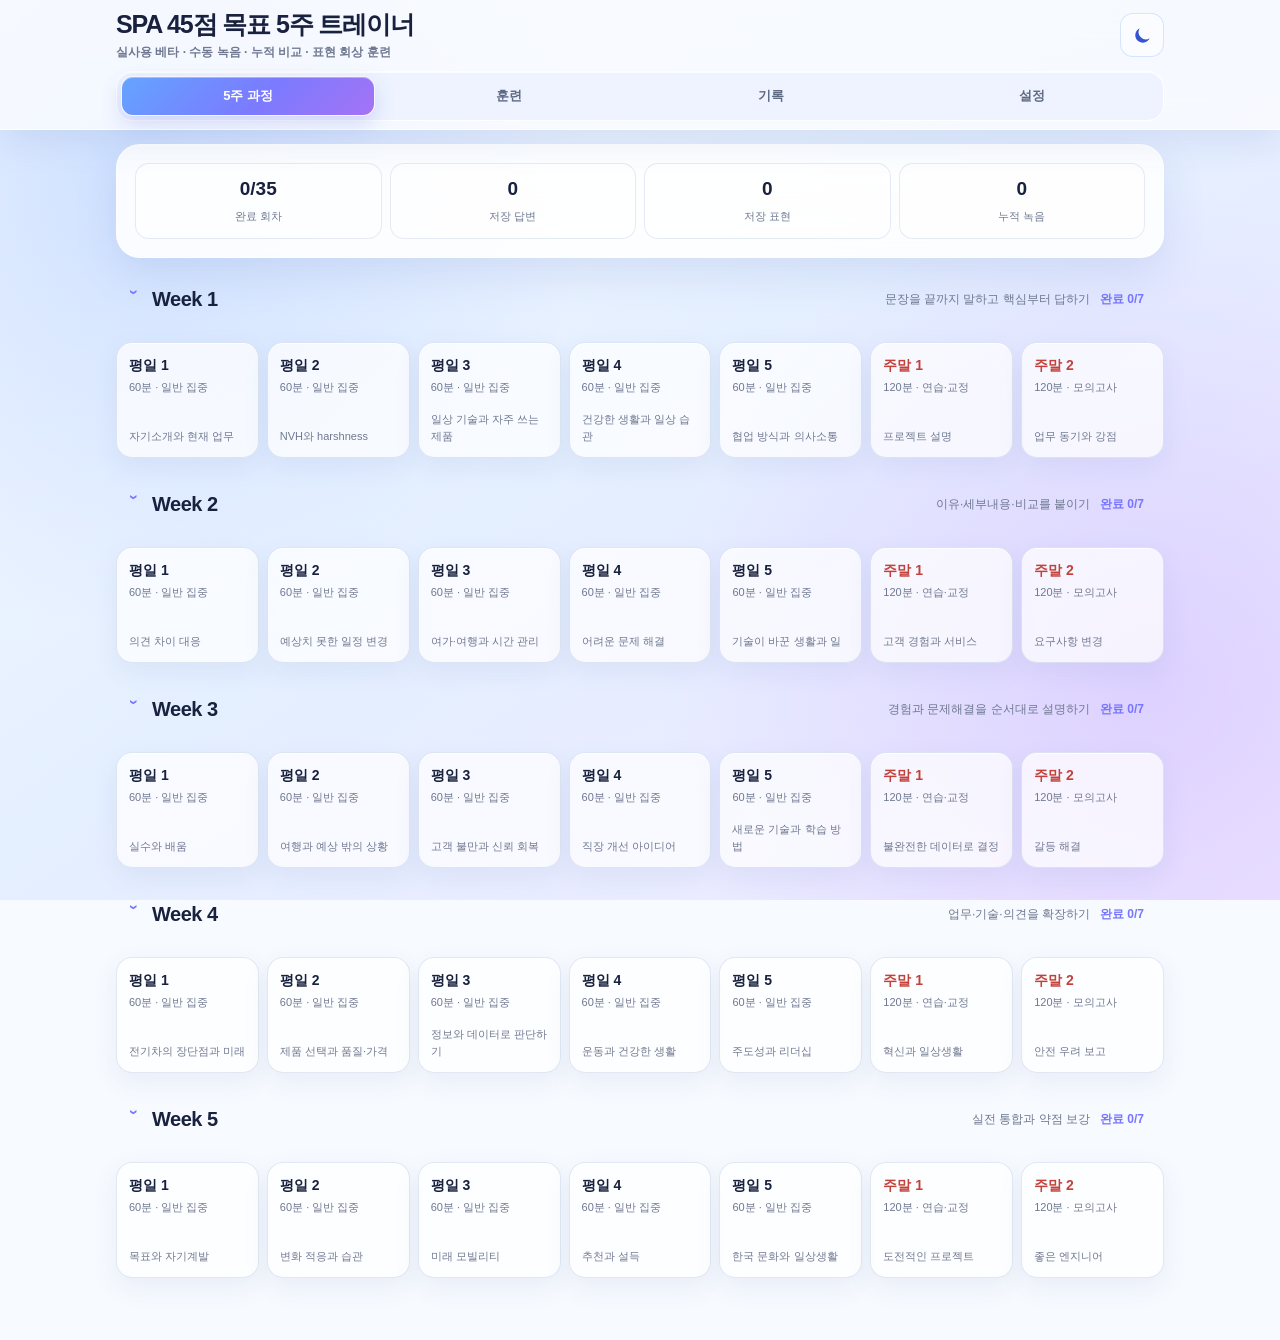
<file: index.html>
<!DOCTYPE html>
<html lang="ko" data-theme="light">
<head>
  <meta charset="UTF-8" />
  <meta name="viewport" content="width=device-width, initial-scale=1, viewport-fit=cover" />
  <meta name="theme-color" id="themeColorMeta" content="#F7FAFF" />
  <script>
    (() => {
      try {
        const saved = localStorage.getItem('spa45-theme');
        const theme = saved === 'dark' || saved === 'light'
          ? saved
          : (window.matchMedia?.('(prefers-color-scheme: dark)').matches ? 'dark' : 'light');
        document.documentElement.dataset.theme = theme;
        document.documentElement.style.colorScheme = theme;
      } catch (_) {
        document.documentElement.dataset.theme = 'light';
      }
    })();
  </script>
  <title>SPA 45점 목표 5주 트레이너</title>
  <link rel="stylesheet" href="./css/app.css" />
</head>
<body>
  <header class="fixed-header">
    <div class="fixed-header-inner">
      <div class="topbar">
        <div class="brand">
          <h1>SPA 45점 목표 5주 트레이너</h1>
          <p>실사용 베타 · 수동 녹음 · 누적 비교 · 표현 회상 훈련</p>
        </div>
        <button class="iconbtn theme-toggle" id="themeQuick" type="button" aria-label="야간모드로 전환" title="야간모드로 전환" aria-pressed="false">
          <svg class="theme-icon theme-icon-moon" viewBox="0 0 24 24" aria-hidden="true"><path d="M20.2 15.2A8.3 8.3 0 0 1 8.8 3.8a8.6 8.6 0 1 0 11.4 11.4Z"/></svg>
          <svg class="theme-icon theme-icon-sun" viewBox="0 0 24 24" aria-hidden="true"><circle cx="12" cy="12" r="4"/><path d="M12 2v2M12 20v2M4.93 4.93l1.42 1.42M17.65 17.65l1.42 1.42M2 12h2M20 12h2M4.93 19.07l1.42-1.42M17.65 6.35l1.42-1.42"/></svg>
          <span class="sr-only" id="themeButtonText">야간모드로 전환</span>
        </button>
      </div>
      <nav class="tabs" aria-label="주요 메뉴">
        <button class="tab active" data-tab="course" type="button">5주 과정</button>
        <button class="tab" data-tab="practice" type="button">훈련</button>
        <button class="tab" data-tab="records" type="button">기록</button>
        <button class="tab" data-tab="settings" type="button">설정</button>
      </nav>
    </div>
  </header>
  <div class="sr-only" id="themeAnnounce" aria-live="polite"></div>

  <div class="app">
    <section class="storage-alert hidden" id="storageAlert" role="status" aria-live="polite">
      <div class="storage-alert-copy">
        <strong id="storageAlertTitle">저장 상태 확인 필요</strong>
        <span id="storageAlertMessage"></span>
      </div>
      <button class="btn secondary small hidden" id="storageRetry" type="button">다시 시도</button>
    </section>
    <section class="panel active" id="panel-course">
      <div class="card summary-card">
        <div class="session-summary">
          <div class="summary-cell"><b id="doneSessions">0/35</b><span class="desktop-label">완료 회차</span><span class="mobile-label">완료</span></div>
          <div class="summary-cell"><b id="savedAnswers">0</b><span class="desktop-label">저장 답변</span><span class="mobile-label">답변</span></div>
          <div class="summary-cell"><b id="dueReviews">0</b><span class="desktop-label">저장 표현</span><span class="mobile-label">표현</span></div>
          <div class="summary-cell"><b id="audioCount">0</b><span class="desktop-label">누적 녹음</span><span class="mobile-label">녹음</span></div>
        </div>
      </div>
      <section class="card resume-card hidden" id="resumeCard" aria-labelledby="resumeSessionName">
        <div class="resume-card-copy">
          <div class="task-type">이어서 하기</div>
          <h2 id="resumeSessionName">이전 학습</h2>
          <p id="resumeTaskMeta" class="muted"></p>
          <p id="resumeDraftStatus" class="resume-draft-status"></p>
        </div>
        <button class="btn" id="resumeContinue" type="button">이어서 하기</button>
      </section>
      <div id="courseGrid"></div>
    </section>

    <section class="panel" id="panel-practice">
      <div id="noSession" class="card empty">5주 과정에서 학습할 회차를 선택해 주세요.</div>
      <div id="practiceArea" class="hidden">
        <div class="card session-overview">
          <div class="session-head">
            <div>
              <div class="session-progress-summary" aria-live="polite">
                <span class="session-progress-item"><span>현재 위치</span><b id="sessionPosition">0 / 0</b></span>
                <span class="session-progress-item"><span>평가 완료</span><b id="sessionCompleted">0 / 0</b></span>
              </div>
              <div class="task-type" id="sessionMeta"></div>
              <h2 id="sessionTitle"></h2>
              <p id="sessionDesc" class="muted"></p>
              <div class="chips" id="sessionChips"></div>
            </div>
            <button class="btn secondary small" id="backCourse" type="button">과정 보기</button>
          </div>
          <div class="progress" id="sessionProgressTrack" role="progressbar" aria-label="현재 회차 진행률" aria-valuemin="0" aria-valuemax="100" aria-valuenow="0"><div id="sessionProgress"></div></div>
          <div class="task-nav-wrap">
            <button class="nav-arrow left" id="navLeft" type="button" aria-label="이전 문제 번호">‹</button>
            <div class="task-nav" id="taskNav"></div>
            <button class="nav-arrow right" id="navRight" type="button" aria-label="다음 문제 번호">›</button>
          </div>
          <div class="nav-hint">↔ 번호를 옆으로 밀거나 화살표를 눌러 이동</div>
        </div>

        <div class="mock-banner hidden" id="mockBanner"><b>모의고사 구간</b><br />개인 질문 → 듣고 요약 → 근거 있는 답변 → 시각자료 순서로 이어집니다.</div>

        <div class="card task-card" id="taskCard">
          <div id="answerStage">
            <div class="task-type" id="taskType"></div>
            <h2 id="taskTitle"></h2>

            <div id="visualArea"></div>
            <div id="listenArea"></div>
            <div id="scenarioArea"></div>

            <div class="question-shell" id="questionShell">
              <div class="countdown hidden" id="countdown"></div>
              <div id="questionDisplay" class="question-hidden">먼저 ‘질문 보기·듣기’를 누르세요.</div>
            </div>

            <div class="question-actions">
              <button class="btn" id="revealBtn" type="button">질문 보기·듣기</button>
              <button class="btn secondary hidden" id="stopQuestionSpeech" type="button">문제 읽기 중지</button>
            </div>
            <div id="revealRule" class="listen-status"></div>

            <div class="record-box">
              <div class="take-switch">
                <button class="btn secondary selected" id="takeFirst" type="button">1차 녹음 선택</button>
                <button class="btn secondary" id="takeRetry" type="button">재도전 녹음 선택</button>
              </div>
              <div class="record-status">
                <div id="recordLabel">질문이 사라진 뒤 녹음을 시작하세요.</div>
                <b id="recordTimer">00:00</b>
              </div>
              <button class="btn danger record-toggle" id="recordToggle" type="button" disabled>● 녹음 시작</button>
              <div id="savedTakes"></div>
              <div id="micHelp" class="notice hidden"></div>
            </div>

            <div class="field transcript-field">
              <label for="transcript">실제 답변 받아쓰기 또는 핵심 메모 <small>(선택)</small></label>
              <textarea id="transcript" placeholder="말한 그대로 적으세요. 멈춤은 ..., 반복과 문법 오류도 그대로 남겨 두세요."></textarea>
            </div>

            <button class="btn good full" id="goEvaluation" type="button">다음 · 수행결과 평가</button>
          </div>

          <div id="evaluationStage" class="hidden">
            <div class="task-type">수행결과 평가</div>
            <h2 id="evaluationTitle">오늘 답변 돌아보기</h2>
            <div class="evaluation-question" id="evaluationQuestion"></div>
            <div class="evaluation-transcript" id="evaluationTranscript"></div>

            <div class="field">
              <label>오늘의 수행 결과 <small>필수</small></label>
              <div class="outcome-grid" id="outcome">
                <button class="outcome-btn" data-outcome="fail" type="button">실패<small>거의 답하지 못함</small></button>
                <button class="outcome-btn" data-outcome="partial" type="button">부분 성공<small>많이 막히거나 도움 사용</small></button>
                <button class="outcome-btn" data-outcome="success" type="button">성공<small>도움 없이 충분히 답함</small></button>
              </div>
            </div>

            <details class="evaluation-details" id="selfDiagnosisDetails">
              <summary><span>상세 자기진단 <small>선택</small></span></summary>
              <div class="evaluation-details-body">
                <div class="field">
                  <label>이번 답변에서 걸린 부분 <small>복수 선택</small></label>
                  <p class="muted field-help">해당하는 것만 선택하세요. 선택하지 않은 항목은 문제가 없었다는 뜻이 아닙니다.</p>
                  <div class="checks" id="checks"></div>
                </div>

                <div class="field">
                  <label>이 문제의 체감 난이도</label>
                  <div class="rating difficulty-rating" id="rating" aria-label="체감 난이도 선택">
                    <button data-rate="1" type="button"><b>1</b><small>매우 쉬움</small></button>
                    <button data-rate="2" type="button"><b>2</b><small>쉬움</small></button>
                    <button data-rate="3" type="button"><b>3</b><small>보통</small></button>
                    <button data-rate="4" type="button"><b>4</b><small>어려움</small></button>
                    <button data-rate="5" type="button"><b>5</b><small>매우 어려움</small></button>
                  </div>
                  <div class="difficulty-scale-labels" aria-hidden="true"><span>매우 쉬움</span><span>매우 어려움</span></div>
                  <p class="difficulty-selection" id="difficultySelection" aria-live="polite">난이도를 선택하지 않았습니다.</p>
                  <p class="muted field-help difficulty-help">1은 매우 쉬움, 5는 매우 어려움입니다. 답변 점수가 아닙니다.</p>
                </div>

                <label class="checkitem retry-check"><input type="checkbox" id="retryFlag" /> 이 문제는 기록에서 다시 확인할 필요가 있다</label>
              </div>
            </details>


            <div class="evaluation-actions evaluation-secondary-actions">
              <button class="btn secondary" id="taskPromptBtn" type="button">ChatGPT 피드백 자료</button>
              <button class="btn secondary" id="backToAnswer" type="button">← 답변 화면으로</button>
            </div>

            <details class="evaluation-details answer-strategy-details hidden" id="answerStrategyDetails">
              <summary><span>답변 전략 보기 <small>선택</small></span></summary>
              <div class="evaluation-details-body">
                <p id="taskGuide" class="muted answer-strategy-guide"></p>
              </div>
            </details>

            <div id="taskPromptArea" class="hidden prompt-area">
              <div class="prompt" id="taskPrompt"></div>
              <button class="btn secondary small" id="copyTaskPrompt" type="button">피드백 자료 복사</button>
            </div>

            <details class="evaluation-details expression-details" id="expressionDetails">
              <summary><span>표현 저장 <small>선택</small></span></summary>
              <div class="evaluation-details-body">
                <section class="expression-capture" aria-labelledby="expressionCaptureTitle">
                  <div class="expression-capture-head">
                    <div>
                      <div class="task-type">재사용 표현</div>
                      <h3 id="expressionCaptureTitle">이 답변에서 다시 쓰고 싶은 표현</h3>
                    </div>
                    <span class="expression-optional">선택</span>
                  </div>
                  <p class="muted expression-help">긴 답안 전체보다 다른 문제에도 쓸 수 있는 짧은 덩어리나 빈칸 문장틀을 저장하세요.</p>
                  <div id="expressionSuggestions" class="expression-suggestions"></div>
                  <div class="expression-form-grid">
                    <div class="field">
                      <label for="expressionText">기억할 표현</label>
                      <input id="expressionText" type="text" maxlength="180" placeholder="예: One practical solution would be to ___." />
                    </div>
                    <div class="field">
                      <label for="expressionCue">한국어 회상 단서</label>
                      <input id="expressionCue" type="text" maxlength="180" placeholder="예: 실용적인 해결책을 제안할 때" />
                    </div>
                    <div class="field expression-example-field">
                      <label for="expressionExample">내 예문</label>
                      <textarea id="expressionExample" maxlength="600" placeholder="예: One practical solution would be to provide additional training."></textarea>
                    </div>
                    <div class="field">
                      <label for="expressionCategory">말하기 기능</label>
                      <select id="expressionCategory"></select>
                    </div>
                  </div>
                  <div class="expression-save-row">
                    <div id="expressionSaveStatus" class="listen-status" aria-live="polite"></div>
                    <button class="btn secondary" id="saveExpression" type="button">표현 카드로 저장</button>
                  </div>
                </section>
              </div>
            </details>

            <p class="evaluation-next-note">피드백과 재답변을 마쳤다면 다음 문제로 이동하세요.</p>

            <div class="evaluation-actions evaluation-primary-actions">
              <button class="btn good" id="nextTask" type="button">평가 저장하고 다음 문제</button>
            </div>
          </div>
        </div>

        <div class="card hidden" id="sessionEnd">
          <h2 id="sessionEndTitle">회차 완료</h2>
          <p id="sessionEndText">받아쓴 답변을 모아 오늘 회차 종합 자료를 만들 수 있습니다.</p>
          <div class="btnrow">
            <button class="btn good" id="completeSession" type="button">완료 표시하고 과정으로</button>
            <button class="btn secondary hidden" id="startBooster" type="button">선택 약점 보강 시작</button>
            <button class="btn secondary" id="restartSession" type="button">이 회차 다시 보기</button>
            <button class="btn secondary" id="sessionPromptBtn" type="button">회차 종합 자료 보기</button>
          </div>
          <div id="sessionPromptArea" class="hidden prompt-area">
            <div class="prompt" id="sessionPrompt"></div>
            <button class="btn secondary small" id="copySessionPrompt" type="button">종합 자료 복사</button>
          </div>
        </div>
      </div>
    </section>

    <section class="panel" id="panel-records">
      <div class="section-title records-title">
        <div><h2>표현 기록</h2><p>과거 활동을 쌓아두는 대신, 실제 답변에서 건진 표현을 다시 꺼내 말합니다.</p></div>
        <button class="btn secondary small" id="clearFilter" type="button">전체 표현</button>
      </div>

      <div class="card expression-review-summary">
        <div>
          <div class="task-type">오늘의 표현 복습</div>
          <h2><span id="expressionDueCount">0</span>개가 기다리고 있어요</h2>
          <p id="expressionDueMessage" class="muted">새 문제를 풀고 재사용할 표현을 저장해보세요.</p>
        </div>
        <div class="expression-review-actions">
          <button class="btn" id="startExpressionReview" type="button">오늘 복습</button>
          <button class="btn secondary" id="startAllExpressionReview" type="button">전체 복습</button>
        </div>
      </div>

      <div class="card expression-review-panel hidden" id="expressionReviewPanel" aria-live="polite">
        <div class="expression-review-progress" id="expressionReviewProgress"></div>
        <div class="expression-review-mode" id="expressionReviewMode" aria-live="polite"></div>
        <span class="chip" id="expressionReviewCategory">기타</span>
        <div class="expression-review-cue" id="expressionReviewCue"></div>
        <p class="muted">영어 표현을 먼저 소리 내어 말해보세요.</p>
        <button class="btn" id="revealExpressionAnswer" type="button">표현 보기</button>
        <div id="expressionReviewAnswer" class="expression-review-answer hidden">
          <strong id="expressionReviewText" lang="en"></strong>
          <p id="expressionReviewExample" lang="en"></p>
          <div class="expression-review-rating">
            <button class="btn danger" data-expression-rate="again" type="button">기억 안 남</button>
            <button class="btn secondary" data-expression-rate="assisted" type="button">도움받아 말함</button>
            <button class="btn good" data-expression-rate="fluent" type="button">바로 말함</button>
          </div>
        </div>
        <button class="btn secondary small" id="closeExpressionReview" type="button">복습 닫기</button>
      </div>

      <div class="card expression-library">
        <div class="expression-library-head">
          <div>
            <div class="task-type">내 표현 카드</div>
            <h2><span id="expressionTotalCount">0</span>개 저장됨</h2>
          </div>
          <div class="expression-mini-stats"><span>익히는 중 <b id="expressionLearningCount">0</b></span><span>익숙해짐 <b id="expressionMasteredCount">0</b></span></div>
        </div>
        <div class="expression-category-filter" id="expressionCategoryFilter" aria-label="표현 기능별 필터"></div>
        <div id="expressionCardList"></div>
      </div>

      <details class="card learning-records" id="learningRecordsDetails">
        <summary><span>전체 학습 기록</span><small>받아쓰기·평가·녹음 기록 보기</small></summary>
        <div id="recordList"></div>
      </details>
    </section>

    <section class="panel" id="panel-settings">
      <div class="card settings-card">
        <h2>질문·음성 설정</h2>
        <div class="setting-grid setting-grid-compact">
          <div class="field compact-field">
            <label for="revealSec">기본 질문 표시시간</label>
            <input id="revealSec" type="number" min="5" max="30" step="1" inputmode="numeric" />
          </div>
          <div class="field compact-field">
            <label for="ttsRate">영어 음성 속도</label>
            <select id="ttsRate"><option value="0.80">0.80×</option><option value="0.90">0.90×</option><option value="0.95">0.95× 기본</option><option value="1.00">1.00×</option><option value="1.10">1.10×</option></select>
          </div>
          <p class="setting-note setting-note-wide">짧은 질문은 최소 5초, 상황문은 자동으로 최소 15초가 적용됩니다.</p>
          <div class="field voice-field voice-field-compact">
            <label for="questionVoice">질문 읽기 음성</label>
            <div class="voice-control-row">
              <select id="questionVoice"></select>
              <button class="btn secondary small voice-sample" id="sampleQuestionVoice" type="button" aria-label="질문 읽기 음성 샘플 재생" title="질문 읽기 음성 샘플 재생">샘플</button>
            </div>
          </div>
          <div class="field voice-field voice-field-compact">
            <label for="passageVoice">지문 읽기 음성</label>
            <div class="voice-control-row">
              <select id="passageVoice"></select>
              <button class="btn secondary small voice-sample" id="samplePassageVoice" type="button" aria-label="지문 읽기 음성 샘플 재생" title="지문 읽기 음성 샘플 재생">샘플</button>
            </div>
          </div>
        </div>
        <div id="voiceStatus" class="listen-status voice-status">영어 음성 목록을 준비하고 있습니다.</div>
        <label class="checkitem settings-check"><input type="checkbox" id="speakQuestion" /> 질문을 처음 표시할 때 영어로 읽어주기</label>
        <input type="checkbox" id="darkMode" class="hidden" tabindex="-1" aria-hidden="true" />
      </div>

      <div class="card chatgpt-coach-card">
        <h2>ChatGPT 학습 코치</h2>
        <p class="muted">ChatGPT 대화방을 SPA 전용 학습 코치로 설정합니다. 시작 프롬프트를 복사해 새 대화의 첫 메시지로 붙여 넣으세요.</p>
        <p class="setting-note">이후에는 문제별 피드백 또는 회차 종합 분석 프롬프트를 같은 대화방에 붙여 넣어 사용할 수 있습니다.</p>
        <button class="btn secondary full" id="copyChatGPTStarterPrompt" type="button">ChatGPT 시작 프롬프트 복사</button>
      </div>

      <div class="card storage-card">
        <h2>녹음 저장·백업</h2>
        <div class="storage-overview">
          <div class="storage-overview-top">
            <span class="storage-local"><span class="status-dot"></span>이 기기에 로컬 저장</span>
            <b id="storageStatus">확인 중</b>
          </div>
          <div class="storage-metrics"><span>녹음 <b id="storageClipCount">0개</b></span><span aria-hidden="true">·</span><span>사용 용량 <b id="storageBytes">0 MB</b></span></div>
        </div>
        <p id="storageHelp" class="muted storage-help">브라우저 저장소 상태를 확인하고 있습니다.</p>
        <div class="storage-json-actions">
          <button class="btn secondary compact-action" id="persistStorage" type="button"><span class="desktop-copy">저장 보존 요청</span><span class="mobile-copy">저장 유지</span></button>
          <button class="btn secondary compact-action" id="exportData" type="button"><span class="desktop-copy">기록 JSON 백업</span><span class="mobile-copy">JSON 백업</span></button>
          <label class="btn secondary file-label compact-action" for="importData"><span class="desktop-copy">JSON 가져오기</span><span class="mobile-copy">JSON 불러오기</span></label>
          <input id="importData" type="file" accept="application/json" class="hidden" />
        </div>
        <hr />
        <div class="storage-zip-actions">
          <button class="btn" id="exportAudio" type="button">전체 ZIP 백업·검증</button>
          <label class="btn secondary file-label" for="importAudio">전체 ZIP 복원</label>
          <input id="importAudio" type="file" accept=".zip,application/zip" class="hidden" />
        </div>
        <p class="muted zip-operation-status" id="zipOperationStatus" role="status" aria-live="polite"></p>
      </div>

      <details class="card danger-zone danger-details" id="dangerDetails">
        <summary><span>위험 구역</span><small>전체 초기화</small></summary>
        <div class="danger-details-body">
          <p>전체 초기화는 텍스트 기록과 녹음을 모두 삭제합니다.</p>
          <label class="checkitem"><input type="checkbox" id="resetBackupCheck" /> 필요한 기록과 녹음을 백업했다</label>
          <div class="field"><label for="resetPhrase">확인을 위해 <b>전체 초기화</b> 입력</label><input id="resetPhrase" type="text" autocomplete="off" /></div>
          <button class="btn danger" id="resetData" type="button" disabled>모든 기록과 녹음 삭제</button>
        </div>
      </details>
    </section>
  </div>


  <div class="app-modal hidden" id="jsonImportModal" role="dialog" aria-modal="true" aria-labelledby="jsonImportTitle">
    <div class="app-modal-backdrop" data-close-json-import></div>
    <div class="app-modal-sheet json-import-sheet" role="document">
      <div class="app-modal-head">
        <div><div class="task-type">JSON 백업</div><h2 id="jsonImportTitle">가져올 내용을 확인하세요</h2></div>
        <button class="iconbtn modal-close" id="closeJsonImport" type="button" aria-label="JSON 가져오기 닫기">×</button>
      </div>
      <p class="json-import-file" id="jsonImportFileName"></p>
      <div class="json-import-grid" id="jsonImportSummary">
        <div><span>백업 형식</span><b id="jsonImportFormat">-</b></div>
        <div><span>내보낸 날짜</span><b id="jsonImportDate">-</b></div>
        <div><span>답변 기록</span><b id="jsonImportRecords">0개</b></div>
        <div><span>평가 완료</span><b id="jsonImportCompleted">0개</b></div>
        <div><span>답변 초안</span><b id="jsonImportDrafts">0개</b></div>
        <div><span>이어서 하기</span><b id="jsonImportResume">없음</b></div>
        <div><span>설정</span><b id="jsonImportSettings">없음</b></div>
        <div><span>제외 예정</span><b id="jsonImportExcluded">0개</b></div>
      </div>
      <p class="notice" id="jsonImportMode">현재 텍스트 기록과 포함된 표현 데이터를 교체합니다. 녹음은 변경하지 않습니다.</p>
      <div class="json-import-warnings hidden" id="jsonImportWarnings"><strong>확인할 내용</strong><ul id="jsonImportWarningList"></ul></div>
      <p class="notice errornotice hidden" id="jsonImportFatal"></p>
      <p class="muted" id="jsonImportApplyStatus"></p>
      <div class="app-modal-actions"><button class="btn secondary" id="cancelJsonImport" type="button">취소</button><button class="btn good" id="confirmJsonImport" type="button">가져오기</button></div>
    </div>
  </div>

  <div class="app-modal hidden" id="zipImportModal" role="dialog" aria-modal="true" aria-labelledby="zipImportTitle">
    <div class="app-modal-backdrop" data-close-zip-import></div>
    <div class="app-modal-sheet zip-import-sheet" role="document">
      <div class="app-modal-head">
        <div><div class="task-type">전체 ZIP 백업</div><h2 id="zipImportTitle">복원할 내용을 확인하세요</h2></div>
        <button class="iconbtn modal-close" id="closeZipImport" type="button" aria-label="ZIP 복원 닫기">×</button>
      </div>
      <p class="json-import-file" id="zipImportFileName"></p>
      <div id="zipImportSummary">
        <section class="zip-import-section">
          <h3>백업 정보</h3>
          <div class="json-import-grid">
            <div><span>형식·버전</span><b id="zipImportFormat">-</b></div>
            <div><span>생성 시각</span><b id="zipImportDate">-</b></div>
            <div><span>ZIP 크기</span><b id="zipImportSize">-</b></div>
            <div><span>압축 항목</span><b id="zipImportEntries">0개</b></div>
          </div>
        </section>
        <section class="zip-import-section">
          <h3>텍스트 기록</h3>
          <div class="json-import-grid">
            <div><span>답변·평가</span><b id="zipImportRecords">0개 · 0개</b></div>
            <div><span>이어서 하기</span><b id="zipImportResume">없음</b></div>
            <div><span>설정·표현</span><b id="zipImportTextExtras">기본값 · 유지</b></div>
            <div><span>제외·정리</span><b id="zipImportTextExcluded">0개</b></div>
          </div>
        </section>
        <section class="zip-import-section">
          <h3>녹음</h3>
          <div class="json-import-grid">
            <div><span>1차·재도전</span><b id="zipImportTakeCounts">0개 · 0개</b></div>
            <div><span>전체 녹음</span><b id="zipImportAudioCount">0개</b></div>
            <div><span>해제 후 크기</span><b id="zipImportAudioBytes">0 MB</b></div>
            <div><span>제외·경고</span><b id="zipImportAudioExcluded">0개 · 0건</b></div>
          </div>
        </section>
      </div>
      <p class="notice" id="zipImportMode"></p>
      <div class="json-import-warnings hidden" id="zipImportWarnings"><strong>확인할 내용</strong><ul id="zipImportWarningList"></ul></div>
      <p class="notice errornotice hidden" id="zipImportFatal"></p>
      <p class="muted zip-import-progress" id="zipImportProgress" role="status" aria-live="polite"></p>
      <div class="app-modal-actions"><button class="btn secondary" id="cancelZipImport" type="button">취소</button><button class="btn good" id="confirmZipImport" type="button">백업 복원</button></div>
    </div>
  </div>

  <div class="app-modal hidden" id="expressionEditModal" role="dialog" aria-modal="true" aria-labelledby="expressionEditTitle">
    <div class="app-modal-backdrop" data-close-expression-modal></div>
    <div class="app-modal-sheet" role="document">
      <div class="app-modal-head">
        <div><div class="task-type">표현 카드</div><h2 id="expressionEditTitle">표현 카드 수정</h2></div>
        <button class="iconbtn modal-close" id="closeExpressionEdit" type="button" aria-label="표현 카드 수정 닫기">×</button>
      </div>
      <input type="hidden" id="editExpressionId" />
      <div class="field"><label for="editExpressionText">기억할 표현</label><input id="editExpressionText" type="text" maxlength="180" /></div>
      <div class="field"><label for="editExpressionCue">한국어 회상 단서</label><input id="editExpressionCue" type="text" maxlength="180" /></div>
      <div class="field"><label for="editExpressionExample">내 예문</label><textarea id="editExpressionExample" maxlength="600"></textarea></div>
      <div class="field"><label for="editExpressionCategory">말하기 기능</label><select id="editExpressionCategory"></select></div>
      <div class="app-modal-actions"><button class="btn secondary" id="cancelExpressionEdit" type="button">취소</button><button class="btn good" id="saveExpressionEdit" type="button">저장</button></div>
    </div>
  </div>

  <div class="app-modal hidden" id="expressionDeleteModal" role="dialog" aria-modal="true" aria-labelledby="expressionDeleteTitle">
    <div class="app-modal-backdrop" data-close-expression-delete></div>
    <div class="app-modal-sheet app-modal-sheet-small" role="document">
      <div class="app-modal-head"><div><div class="task-type">표현 카드</div><h2 id="expressionDeleteTitle">표현 카드를 삭제할까요?</h2></div></div>
      <p id="expressionDeleteMessage" class="muted"></p>
      <input type="hidden" id="deleteExpressionId" />
      <div class="app-modal-actions"><button class="btn secondary" id="cancelExpressionDelete" type="button">취소</button><button class="btn danger" id="confirmExpressionDelete" type="button">삭제</button></div>
    </div>
  </div>

  <script src="./vendor/jszip.min.js"></script>
  <script src="./data/content.js"></script>
  <script src="./js/app.js"></script>
</body>
</html>
</file>
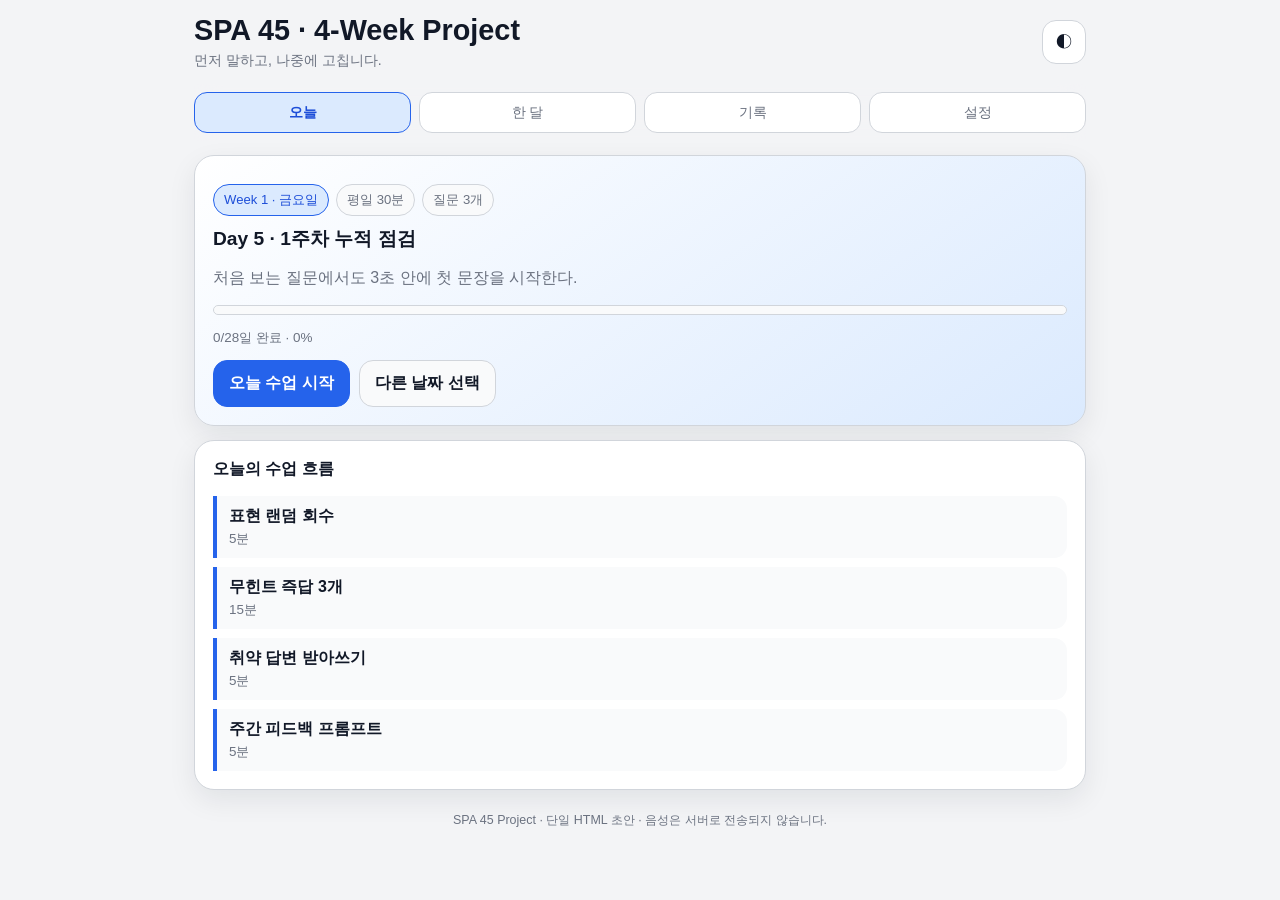
<file: spa45_4week_trainer_draft_v0.2.html>
<!DOCTYPE html>
<html lang="ko">
<head>
  <meta charset="UTF-8" />
  <meta name="viewport" content="width=device-width, initial-scale=1, viewport-fit=cover" />
  <meta name="theme-color" content="#111827" />
  <title>SPA 45 · 4-Week Active Speaking Project</title>
  <style>
    :root {
      --bg: #f3f4f6;
      --panel: #ffffff;
      --panel-2: #f9fafb;
      --text: #111827;
      --muted: #6b7280;
      --border: #d1d5db;
      --accent: #2563eb;
      --accent-2: #1d4ed8;
      --accent-soft: #dbeafe;
      --good: #047857;
      --good-soft: #d1fae5;
      --warn: #b45309;
      --warn-soft: #fef3c7;
      --danger: #b91c1c;
      --danger-soft: #fee2e2;
      --shadow: 0 10px 28px rgba(17, 24, 39, 0.08);
      --radius: 20px;
    }

    [data-theme="dark"] {
      --bg: #0f172a;
      --panel: #111827;
      --panel-2: #1f2937;
      --text: #f9fafb;
      --muted: #9ca3af;
      --border: #374151;
      --accent: #60a5fa;
      --accent-2: #93c5fd;
      --accent-soft: #172554;
      --good: #34d399;
      --good-soft: #064e3b;
      --warn: #fbbf24;
      --warn-soft: #451a03;
      --danger: #f87171;
      --danger-soft: #450a0a;
      --shadow: none;
    }

    * { box-sizing: border-box; }
    html { scroll-behavior: smooth; }
    body {
      margin: 0;
      font-family: -apple-system, BlinkMacSystemFont, "Segoe UI", Roboto, "Noto Sans KR", sans-serif;
      background: var(--bg);
      color: var(--text);
      min-height: 100vh;
    }

    button, input, textarea, select { font: inherit; }
    button { touch-action: manipulation; }

    .app {
      width: min(100%, 920px);
      margin: 0 auto;
      padding: max(14px, env(safe-area-inset-top)) 14px max(28px, env(safe-area-inset-bottom));
    }

    .topbar {
      display: flex;
      align-items: center;
      justify-content: space-between;
      gap: 12px;
      margin-bottom: 14px;
    }

    .brand h1 {
      font-size: clamp(1.25rem, 5vw, 1.8rem);
      line-height: 1.15;
      margin: 0 0 4px;
    }

    .brand p { margin: 0; color: var(--muted); font-size: 0.88rem; }

    .icon-btn {
      width: 44px;
      height: 44px;
      border: 1px solid var(--border);
      border-radius: 14px;
      background: var(--panel);
      color: var(--text);
      cursor: pointer;
    }

    .nav {
      display: grid;
      grid-template-columns: repeat(4, 1fr);
      gap: 8px;
      margin-bottom: 14px;
      position: sticky;
      top: 0;
      z-index: 20;
      padding: 8px 0;
      background: color-mix(in srgb, var(--bg) 92%, transparent);
      backdrop-filter: blur(12px);
    }

    .nav button {
      border: 1px solid var(--border);
      background: var(--panel);
      color: var(--muted);
      padding: 10px 6px;
      border-radius: 13px;
      cursor: pointer;
      font-size: 0.9rem;
    }

    .nav button.active {
      color: var(--accent-2);
      background: var(--accent-soft);
      border-color: var(--accent);
      font-weight: 700;
    }

    .view { display: none; }
    .view.active { display: block; }

    .card {
      background: var(--panel);
      border: 1px solid var(--border);
      border-radius: var(--radius);
      box-shadow: var(--shadow);
      padding: 18px;
      margin-bottom: 14px;
    }

    .card h2, .card h3 { margin-top: 0; }
    .card h2 { font-size: 1.2rem; }
    .card h3 { font-size: 1rem; }
    .muted { color: var(--muted); }

    .hero {
      background: linear-gradient(145deg, var(--panel), var(--accent-soft));
      overflow: hidden;
    }

    .badge-row { display: flex; flex-wrap: wrap; gap: 7px; margin: 10px 0; }
    .badge {
      display: inline-flex;
      align-items: center;
      gap: 5px;
      padding: 6px 10px;
      border-radius: 999px;
      background: var(--panel-2);
      border: 1px solid var(--border);
      color: var(--muted);
      font-size: 0.82rem;
    }
    .badge.accent { background: var(--accent-soft); color: var(--accent-2); border-color: var(--accent); }

    .progress-track {
      height: 10px;
      background: var(--panel-2);
      border: 1px solid var(--border);
      border-radius: 999px;
      overflow: hidden;
      margin: 8px 0 4px;
    }
    .progress-fill { height: 100%; background: var(--accent); width: 0%; transition: width .3s ease; }

    .button-row { display: flex; flex-wrap: wrap; gap: 9px; }
    .btn {
      border: 1px solid var(--border);
      border-radius: 14px;
      padding: 12px 15px;
      background: var(--panel-2);
      color: var(--text);
      cursor: pointer;
      font-weight: 650;
      min-height: 46px;
    }
    .btn:hover { filter: brightness(0.98); }
    .btn:disabled { opacity: .45; cursor: not-allowed; }
    .btn.primary { background: var(--accent); color: white; border-color: var(--accent); }
    [data-theme="dark"] .btn.primary { color: #07111f; }
    .btn.danger { background: var(--danger-soft); color: var(--danger); border-color: var(--danger); }
    .btn.good { background: var(--good-soft); color: var(--good); border-color: var(--good); }
    .btn.full { width: 100%; }

    .calendar-grid {
      display: grid;
      grid-template-columns: repeat(7, 1fr);
      gap: 7px;
    }
    .day-cell {
      min-height: 72px;
      padding: 7px 5px;
      border: 1px solid var(--border);
      border-radius: 13px;
      background: var(--panel-2);
      color: var(--text);
      cursor: pointer;
      text-align: left;
      position: relative;
    }
    .day-cell strong { display: block; font-size: .88rem; }
    .day-cell small { color: var(--muted); font-size: .7rem; }
    .day-cell.current { outline: 2px solid var(--accent); }
    .day-cell.complete { background: var(--good-soft); border-color: var(--good); }
    .day-cell .dot {
      position: absolute;
      right: 7px;
      top: 7px;
      width: 8px;
      height: 8px;
      background: var(--good);
      border-radius: 50%;
      display: none;
    }
    .day-cell.complete .dot { display: block; }

    .session-list { display: grid; gap: 9px; }
    .session-step {
      border-left: 4px solid var(--accent);
      padding: 10px 12px;
      background: var(--panel-2);
      border-radius: 0 13px 13px 0;
    }
    .session-step strong { display: block; margin-bottom: 2px; }

    .question-stage {
      min-height: 265px;
      display: flex;
      flex-direction: column;
      align-items: stretch;
      justify-content: center;
      gap: 16px;
      text-align: center;
      position: relative;
    }

    .question-box {
      padding: 26px 18px;
      border: 2px solid var(--accent);
      background: var(--accent-soft);
      border-radius: 20px;
      transition: opacity .55s ease, transform .55s ease, filter .55s ease;
    }
    .question-box.hidden-question {
      opacity: 0;
      transform: scale(.97);
      filter: blur(8px);
      pointer-events: none;
      user-select: none;
    }
    .question-box .q-label { color: var(--muted); font-size: .82rem; margin-bottom: 9px; }
    .question-box .q-text {
      font-size: clamp(1.2rem, 5vw, 1.75rem);
      line-height: 1.4;
      font-weight: 750;
    }

    .timer {
      font-variant-numeric: tabular-nums;
      font-size: clamp(2.1rem, 12vw, 4rem);
      font-weight: 800;
      letter-spacing: .03em;
    }
    .timer.recording { color: var(--danger); }
    .rec-indicator { color: var(--danger); font-weight: 750; }
    .pulse {
      display: inline-block;
      width: 10px;
      height: 10px;
      background: var(--danger);
      border-radius: 50%;
      margin-right: 6px;
      animation: pulse 1.1s infinite;
    }
    @keyframes pulse { 50% { opacity: .25; } }

    .notice {
      padding: 12px 14px;
      border-radius: 14px;
      background: var(--warn-soft);
      color: var(--warn);
      border: 1px solid var(--warn);
      line-height: 1.55;
    }
    .notice.good { background: var(--good-soft); color: var(--good); border-color: var(--good); }
    .notice.danger { background: var(--danger-soft); color: var(--danger); border-color: var(--danger); }

    textarea, input[type="text"], input[type="date"], input[type="number"], select {
      width: 100%;
      border: 1px solid var(--border);
      background: var(--panel-2);
      color: var(--text);
      border-radius: 14px;
      padding: 12px;
    }
    textarea { min-height: 150px; resize: vertical; line-height: 1.55; }
    label { display: block; font-weight: 650; margin-bottom: 7px; }
    .field { margin-bottom: 14px; }

    .check-grid { display: grid; gap: 9px; }
    .check-item {
      display: flex;
      gap: 10px;
      align-items: flex-start;
      padding: 10px 11px;
      background: var(--panel-2);
      border: 1px solid var(--border);
      border-radius: 13px;
    }
    .check-item input { margin-top: 3px; transform: scale(1.2); }

    audio { width: 100%; margin: 8px 0; }

    details {
      border: 1px solid var(--border);
      border-radius: 14px;
      padding: 11px 13px;
      background: var(--panel-2);
      margin-bottom: 9px;
    }
    summary { cursor: pointer; font-weight: 700; }

    .record-entry {
      border-bottom: 1px solid var(--border);
      padding: 12px 0;
    }
    .record-entry:last-child { border-bottom: 0; }

    .two-col { display: grid; gap: 12px; }
    @media (min-width: 720px) {
      .two-col { grid-template-columns: 1fr 1fr; }
      .settings-grid { display: grid; grid-template-columns: repeat(2, 1fr); gap: 12px; }
    }

    .hidden { display: none !important; }
    .small { font-size: .84rem; }
    .center { text-align: center; }
    .spacer { height: 6px; }

    .footer-note {
      color: var(--muted);
      text-align: center;
      font-size: .78rem;
      padding: 8px 12px 20px;
    }
  </style>
</head>
<body>
  <div class="app" id="app">
    <header class="topbar">
      <div class="brand">
        <h1>SPA 45 · 4-Week Project</h1>
        <p>먼저 말하고, 나중에 고칩니다.</p>
      </div>
      <button class="icon-btn" id="themeBtn" aria-label="테마 변경">◐</button>
    </header>

    <nav class="nav" aria-label="메인 메뉴">
      <button data-view="home" class="active">오늘</button>
      <button data-view="calendar">한 달</button>
      <button data-view="records">기록</button>
      <button data-view="settings">설정</button>
    </nav>

    <main>
      <section class="view active" id="view-home">
        <div class="card hero">
          <div class="badge-row">
            <span class="badge accent" id="todayBadge">Week 1 · 월요일</span>
            <span class="badge" id="durationBadge">평일 30분</span>
            <span class="badge" id="questionCountBadge">질문 2개</span>
          </div>
          <h2 id="dayTitle">Day 1</h2>
          <p id="dayGoal" class="muted"></p>
          <div class="progress-track"><div class="progress-fill" id="monthProgress"></div></div>
          <p class="small muted" id="progressText"></p>
          <div class="button-row">
            <button class="btn primary" id="startSessionBtn">오늘 수업 시작</button>
            <button class="btn" id="openCalendarBtn">다른 날짜 선택</button>
          </div>
        </div>

        <div class="card" id="sessionPlanCard">
          <h3>오늘의 수업 흐름</h3>
          <div id="sessionPlan" class="session-list"></div>
        </div>

        <div class="card hidden" id="trainerCard">
          <div id="trainerIntro">
            <h2>말하기 훈련</h2>
            <div class="notice">
              🎙️ <strong>마이크 권한을 허용해 주세요.</strong><br />
              녹음이 시작된 뒤 질문이 잠깐 표시되고 사라집니다. 질문을 캡처하거나 먼저 답안을 쓰지 마세요.
            </div>
            <div class="spacer"></div>
            <div class="button-row">
              <button class="btn primary" id="beginQuestionBtn">녹음 시작 + 질문 공개</button>
              <button class="btn" id="skipQuestionBtn">이 질문 건너뛰기</button>
            </div>
          </div>

          <div id="recordingStage" class="hidden question-stage">
            <div class="rec-indicator"><span class="pulse"></span>REC <span id="recordElapsed">00:00</span></div>
            <div class="question-box" id="questionBox">
              <div class="q-label" id="questionMeta">Question 1</div>
              <div class="q-text" id="questionText"></div>
            </div>
            <div class="timer recording" id="answerTimer">00:40</div>
            <p class="muted" id="stageInstruction">질문을 읽고 핵심을 기억하세요.</p>
            <div class="button-row center">
              <button class="btn danger" id="stopRecordingBtn">답변 완료 · 녹음 정지</button>
              <button class="btn hidden" id="showQuestionOnceBtn">질문 1회 다시 보기</button>
            </div>
          </div>

          <div id="reviewStage" class="hidden">
            <h3>1. 내 답변 다시 듣기</h3>
            <div class="notice good">
              녹음을 들으며 <strong>실제로 말한 그대로</strong> 받아 적으세요. 멈춤은 <code>...</code>, 반복과 잘못된 문법도 그대로 남깁니다.
            </div>
            <audio id="audioPlayback" controls></audio>
            <div class="button-row">
              <button class="btn" id="downloadAudioBtn">녹음 파일 저장</button>
              <button class="btn" id="retryRecordingBtn">삭제하고 다시 녹음</button>
            </div>

            <div class="field" style="margin-top:16px;">
              <label for="transcriptInput">2. 실제 발화 받아쓰기</label>
              <textarea id="transcriptInput" placeholder="예: I think... first, the company should..."></textarea>
            </div>

            <h3>3. 자가평가</h3>
            <div id="selfCheckGrid" class="check-grid"></div>

            <div class="field" style="margin-top:14px;">
              <label for="confidenceSelect">이번 답변 체감</label>
              <select id="confidenceSelect">
                <option value="success">성공 — 비교적 안정적으로 답함</option>
                <option value="shaky">흔들림 — 답했지만 멈춤/오류가 많음</option>
                <option value="retry">재연습 — 거의 답하지 못함</option>
              </select>
            </div>

            <div class="button-row">
              <button class="btn primary" id="makePromptBtn">ChatGPT 첨삭 프롬프트 만들기</button>
              <button class="btn" id="saveAnswerBtn">답변 기록 저장</button>
            </div>
          </div>

          <div id="promptStage" class="hidden">
            <h3>4. ChatGPT 수업 프롬프트</h3>
            <p class="muted small">아래 내용을 복사해 이 대화에 붙여넣으면, 실제 발화를 기준으로 수업이 이어집니다.</p>
            <textarea id="promptOutput" readonly></textarea>
            <div class="button-row">
              <button class="btn primary" id="copyPromptBtn">프롬프트 복사</button>
              <button class="btn" id="nextQuestionBtn">다음 질문</button>
              <button class="btn good hidden" id="finishDayBtn">오늘 수업 완료</button>
            </div>
          </div>
        </div>
      </section>

      <section class="view" id="view-calendar">
        <div class="card">
          <h2>4주 커리큘럼</h2>
          <p class="muted small">월~금 30분, 토·일 120분 구성입니다. 날짜를 눌러 해당 수업으로 이동하세요.</p>
          <div class="calendar-grid" id="calendarGrid"></div>
        </div>
        <div class="card" id="calendarDetail"></div>
      </section>

      <section class="view" id="view-records">
        <div class="card">
          <h2>학습 기록</h2>
          <div class="badge-row">
            <span class="badge" id="recordCountBadge">답변 0개</span>
            <span class="badge" id="completeCountBadge">완료 0일</span>
          </div>
          <div id="recordsList"></div>
        </div>
      </section>

      <section class="view" id="view-settings">
        <div class="card">
          <h2>설정</h2>
          <div class="settings-grid">
            <div class="field">
              <label for="startDateInput">1주차 월요일 시작일</label>
              <input id="startDateInput" type="date" />
            </div>
            <div class="field">
              <label for="revealSecondsInput">질문 표시 시간(초)</label>
              <input id="revealSecondsInput" type="number" min="2" max="15" value="5" />
            </div>
            <div class="field">
              <label for="answerSecondsInput">기본 답변 시간(초)</label>
              <input id="answerSecondsInput" type="number" min="20" max="120" value="40" />
            </div>
            <div class="field">
              <label for="speechRateInput">질문 읽기 속도</label>
              <select id="speechRateInput">
                <option value="0.8">느리게</option>
                <option value="0.95" selected>보통</option>
                <option value="1.1">빠르게</option>
              </select>
            </div>
          </div>

          <div class="check-grid">
            <label class="check-item">
              <input type="checkbox" id="speakQuestionToggle" checked />
              <span><strong>질문을 영어로 한 번 읽어주기</strong><br /><span class="muted small">기기의 영어 음성합성을 사용합니다.</span></span>
            </label>
            <label class="check-item">
              <input type="checkbox" id="autoStopToggle" checked />
              <span><strong>답변 시간이 끝나면 자동 녹음 정지</strong></span>
            </label>
          </div>
          <div class="button-row" style="margin-top:14px;">
            <button class="btn primary" id="saveSettingsBtn">설정 저장</button>
          </div>
        </div>

        <div class="card">
          <h3>백업과 초기화</h3>
          <p class="muted small">녹음 음성은 백업에 포함되지 않습니다. 받아쓰기와 학습 기록만 저장됩니다.</p>
          <div class="button-row">
            <button class="btn" id="exportBtn">JSON 백업 내보내기</button>
            <label class="btn" for="importInput" style="display:inline-flex;align-items:center;">JSON 백업 불러오기</label>
            <input class="hidden" id="importInput" type="file" accept="application/json" />
            <button class="btn danger" id="resetBtn">전체 기록 초기화</button>
          </div>
        </div>

        <div class="card" id="micGuideCard">
          <h3>마이크 사용 안내</h3>
          <p class="muted small">
            <strong>다운로드 폴더의 content:// 주소로 직접 열면 녹음이 차단될 수 있습니다.</strong><br />
            Netlify 또는 GitHub Pages에 배포한 HTTPS 주소로 실행하세요. 첫 녹음 때 브라우저의 마이크 권한 요청에서 허용을 선택합니다.<br /><br />
            이미 차단했다면 주소창 왼쪽의 자물쇠 또는 ⓘ 아이콘 → 권한 → 마이크 → 허용으로 변경한 뒤 페이지를 새로고침하세요.
          </p>
        </div>
      </section>
    </main>

    <p class="footer-note">SPA 45 Project · 단일 HTML 초안 · 음성은 서버로 전송되지 않습니다.</p>
  </div>

  <script>
    const STORAGE_KEY = 'spa45-project-v1';

    const weekdayNames = ['월요일','화요일','수요일','목요일','금요일','토요일','일요일'];

    const curriculum = [
      {
        week: 1,
        theme: '짧고 완전한 답변 만들기',
        days: [
          { day: 1, title: '첫 문장 바로 시작하기', goal: '선호와 이유를 30~40초 동안 쉬운 문장으로 연결한다.', duration: 30, plan: [['표현 회수','4분'],['즉답 녹음 2문제','12분'],['받아쓰기·자가평가','8분'],['ChatGPT 첨삭·재답변','6분']], questions: [
            'Do you prefer to plan your work in detail or make decisions as you go? Why?',
            'What is one habit that helps you stay productive during a busy day?'
          ]},
          { day: 2, title: '이유를 두 단계로 확장하기', goal: '결론 뒤에 이유와 구체적인 설명을 붙인다.', duration: 30, plan: [['어제 표현 회수','4분'],['의견 질문 2개','12분'],['받아쓰기','6분'],['첨삭·재답변','8분']], questions: [
            'What is the most important quality for an employee to have?',
            'Do you think companies should allow flexible working hours? Why or why not?'
          ]},
          { day: 3, title: '비교 질문 대응하기', goal: '두 선택지를 비교하고 자신의 선택을 분명히 말한다.', duration: 30, plan: [['비교 표현 워밍업','5분'],['비교 질문 2개','12분'],['자가평가','5분'],['첨삭·재답변','8분']], questions: [
            'Which is more effective for learning a new skill: studying alone or learning with others?',
            'Would you rather solve a problem quickly or spend more time finding the best solution?'
          ]},
          { day: 4, title: '장점과 단점 말하기', goal: '한쪽 주장만 말하지 않고 단점이나 조건도 덧붙인다.', duration: 30, plan: [['연결 표현 회수','4분'],['장단점 질문 2개','14분'],['받아쓰기','6분'],['짧은 재답변','6분']], questions: [
            'What are the advantages and disadvantages of working in a large company?',
            'What are the benefits and drawbacks of using online meetings at work?'
          ]},
          { day: 5, title: '1주차 누적 점검', goal: '처음 보는 질문에서도 3초 안에 첫 문장을 시작한다.', duration: 30, plan: [['표현 랜덤 회수','5분'],['무힌트 즉답 3개','15분'],['취약 답변 받아쓰기','5분'],['주간 피드백 프롬프트','5분']], questions: [
            'How do you usually make an important decision?',
            'What makes communication effective in the workplace?',
            'What is one change that could make your daily life more convenient?'
          ]},
          { day: 6, title: '토요일 집중 훈련', goal: '개인·업무 주제에서 40초 답변을 안정적으로 완성한다.', duration: 120, plan: [['표현 회수','15분'],['즉답 4문제','30분'],['답변 구조 훈련','20분'],['휴식','10분'],['꼬리 질문','20분'],['약한 답변 받아쓰기·첨삭','25분']], questions: [
            'What is a skill that every engineer should continue to develop?',
            'How can employees prevent misunderstandings at work?',
            'What do you do when you have several tasks with the same deadline?',
            'What makes a workplace comfortable and motivating?',
            'How should a new employee prepare for their first few weeks?',
            'What is the best way to give constructive feedback to a colleague?'
          ]},
          { day: 7, title: '일요일 미니 모의시험', goal: '힌트 없이 연속 질문에 답하고 가장 약한 답변만 분석한다.', duration: 120, plan: [['워밍업','10분'],['모의시험 1','25분'],['약한 답변 3개 받아쓰기','25분'],['ChatGPT 종합 피드백','20분'],['휴식','10분'],['취약 질문 재도전','20분'],['주간 기록','10분']], questions: [
            'What kind of work environment helps people perform at their best?',
            'Should companies provide more training during working hours?',
            'Describe a useful piece of technology you use at work.',
            'How can a manager build trust within a team?',
            'What should people consider before changing jobs?',
            'Do you think experience is more valuable than formal education?'
          ]}
        ]
      },
      {
        week: 2,
        theme: '직장·자동차 주제 확장',
        days: [
          { day: 8, title: '품질을 일반 영어로 설명하기', goal: '전문지식을 쉬운 영어로 풀어서 설명한다.', duration: 30, plan: [['핵심 표현 회수','4분'],['업무 질문 2개','13분'],['받아쓰기','6분'],['첨삭·재답변','7분']], questions: [
            'What does good product quality mean to you?',
            'How can a company reduce repeated mistakes during product development?'
          ]},
          { day: 9, title: '안전과 책임', goal: '원인, 예방 방법, 기대 결과를 순서대로 말한다.', duration: 30, plan: [['원인·결과 표현','5분'],['안전 질문 2개','12분'],['자가평가','5분'],['재답변','8분']], questions: [
            'Why is it important for employees to report small safety issues?',
            'What can a company do to create a stronger safety culture?'
          ]},
          { day: 10, title: '고객 관점으로 말하기', goal: '고객의 기대, 문제, 회사의 대응을 연결한다.', duration: 30, plan: [['고객 관련 표현','4분'],['질문 2개','13분'],['받아쓰기','6분'],['첨삭','7분']], questions: [
            'What do customers expect most from a new vehicle?',
            'How should a company respond when many customers report the same problem?'
          ]},
          { day: 11, title: '기술 변화에 의견 말하기', goal: '기술의 이점과 우려를 균형 있게 설명한다.', duration: 30, plan: [['기술 어휘 회수','4분'],['의견 질문 2개','14분'],['자가평가','4분'],['재답변','8분']], questions: [
            'How is artificial intelligence changing the work of engineers?',
            'Do you think cars are becoming too dependent on software?'
          ]},
          { day: 12, title: '문제 해결 과정 설명하기', goal: '문제 확인, 정보 수집, 해결, 검증의 순서를 말한다.', duration: 30, plan: [['순서 표현','5분'],['문제 해결 질문 2개','13분'],['받아쓰기','5분'],['첨삭·재답변','7분']], questions: [
            'What steps should an engineer take when a test result is unexpected?',
            'How can a team decide which solution is the most practical?'
          ]},
          { day: 13, title: '토요일 자동차 집중 훈련', goal: '자동차 산업 질문을 전문용어에 의존하지 않고 설명한다.', duration: 120, plan: [['주간 표현 회수','15분'],['자동차 즉답 4문제','30분'],['장단점 확장','20분'],['휴식','10분'],['꼬리 질문','20분'],['약점 첨삭','25분']], questions: [
            'What feature do you think will be most important in future vehicles?',
            'How can automakers make electric vehicles more attractive to customers?',
            'What are the main challenges of developing quieter vehicles?',
            'Should drivers be allowed to rely heavily on driving assistance systems?',
            'How can vehicle testing become more efficient without reducing quality?',
            'What should automakers do to earn long-term customer trust?'
          ]},
          { day: 14, title: '일요일 직장·자동차 모의시험', goal: '업무 질문에서 의견과 예시를 45초 동안 유지한다.', duration: 120, plan: [['워밍업','10분'],['모의시험','30분'],['답변 3개 받아쓰기','25분'],['종합 첨삭','20분'],['휴식','10분'],['재시험','20분'],['기록','5분']], questions: [
            'How should companies balance product quality and development speed?',
            'What can engineers learn from customer complaints?',
            'Do you think environmental regulations help or hurt the automotive industry?',
            'How can different departments cooperate more effectively?',
            'What makes a technical explanation easy for non-engineers to understand?',
            'Should companies replace old equipment even if it still works?'
          ]}
        ]
      },
      {
        week: 3,
        theme: '경험형 답변과 듣기 요약',
        days: [
          { day: 15, title: '과거 경험의 네 단계', goal: '상황·문제·행동·결과를 빠르게 구성한다.', duration: 30, plan: [['과거시제 워밍업','5분'],['경험 질문 2개','13분'],['받아쓰기','6분'],['첨삭·재답변','6분']], questions: [
            'Tell me about a time when you had to learn a new tool or process quickly.',
            'Describe a time when you solved a problem with limited information.'
          ]},
          { day: 16, title: '실수와 교훈', goal: '실수를 숨기지 않고 조치와 배운 점까지 말한다.', duration: 30, plan: [['경험 구조 회수','4분'],['경험 질문 2개','14분'],['자가평가','5분'],['재답변','7분']], questions: [
            'Tell me about a mistake that taught you an important lesson.',
            'Describe a time when you had to correct your work after receiving feedback.'
          ]},
          { day: 17, title: '압박과 우선순위', goal: '시간 압박 속에서 한 행동을 구체적으로 설명한다.', duration: 30, plan: [['시간 표현','4분'],['경험 질문 2개','14분'],['받아쓰기','5분'],['첨삭','7분']], questions: [
            'Tell me about a time when you had to finish an important task under pressure.',
            'Describe a situation where you had to choose between two urgent tasks.'
          ]},
          { day: 18, title: '협업 경험', goal: '자신의 행동뿐 아니라 팀과의 상호작용을 설명한다.', duration: 30, plan: [['협업 표현','4분'],['경험 질문 2개','14분'],['자가평가','5분'],['재답변','7분']], questions: [
            'Tell me about a project where cooperation between departments was important.',
            'Describe a time when someone else’s suggestion improved your work.'
          ]},
          { day: 19, title: '짧은 듣기 요약 입문', goal: '주제, 핵심 정보 두 개, 결과를 자기 문장으로 요약한다.', duration: 30, plan: [['요약 틀 확인','5분'],['지문 듣기·요약 2회','15분'],['받아쓰기','5분'],['요약 첨삭','5분']], questions: [
            'Listen-and-summarize prompt: A supplier has delayed an important component, so the team must revise the testing plan and contact other suppliers. Summarize the situation and explain the team’s next steps.',
            'Listen-and-summarize prompt: A customer survey shows that drivers value simple controls more than additional features. Summarize the finding and explain one possible response from the company.'
          ]},
          { day: 20, title: '토요일 경험형 집중 훈련', goal: '준비하지 않은 과거 질문에 실제 경험으로 답한다.', duration: 120, plan: [['경험 6개 키워드 정리','20분'],['경험 질문 4개','30분'],['휴식','10분'],['꼬리 질문','20분'],['듣기 요약','20분'],['약한 답변 첨삭','20분']], questions: [
            'Describe a time when you had to explain a technical issue to someone from another field.',
            'Tell me about a time when you noticed a problem before others did.',
            'Describe a difficult decision you made at work.',
            'Tell me about a time when a project did not go as expected.',
            'Listen-and-summarize prompt: A testing team found inconsistent data from two different measurement systems and decided to repeat the test after checking the equipment.',
            'Listen-and-summarize prompt: A company introduced a new reporting system, but employees found it confusing, so additional training was scheduled.'
          ]},
          { day: 21, title: '일요일 경험·요약 모의시험', goal: '경험형과 요약형을 섞어도 답변 구조를 유지한다.', duration: 120, plan: [['워밍업','10분'],['모의시험','30분'],['취약 답변 받아쓰기','25분'],['ChatGPT 피드백','20분'],['휴식','10분'],['재시험','20분'],['기록','5분']], questions: [
            'Tell me about a time when you changed your approach after new information became available.',
            'Describe a situation where clear communication prevented a bigger problem.',
            'Listen-and-summarize prompt: The engineering team completed testing on time, but the final report was delayed because several departments had to review the results.',
            'Tell me about a time when you helped someone understand a complicated task.',
            'Listen-and-summarize prompt: A new vehicle feature received positive feedback, but some users said the instructions were difficult to understand.',
            'What did you learn from a project that was more difficult than expected?'
          ]}
        ]
      },
      {
        week: 4,
        theme: '돌발 질문과 실전 안정화',
        days: [
          { day: 22, title: '사회·기술 돌발 질문', goal: '낯선 주제에서도 입장을 정하고 이유를 두 개 말한다.', duration: 30, plan: [['버티기 표현','5분'],['돌발 질문 2개','13분'],['받아쓰기','5분'],['재답변','7분']], questions: [
            'Should governments limit the use of private cars in crowded city centers?',
            'Do you think automation will create more jobs than it removes?'
          ]},
          { day: 23, title: '반대 의견 대응', goal: '상대 의견을 인정한 뒤 자신의 기준을 유지한다.', duration: 30, plan: [['양보 표현','4분'],['반박 질문 2개','14분'],['자가평가','5분'],['재답변','7분']], questions: [
            'Some people say product testing takes too much time. How would you respond?',
            'Some employees believe meetings are usually a waste of time. Do you agree?'
          ]},
          { day: 24, title: '대안 제시', goal: '문제를 설명한 뒤 현실적인 해결책 두 가지를 제시한다.', duration: 30, plan: [['해결책 표현','4분'],['문제 질문 2개','14분'],['받아쓰기','5분'],['첨삭','7분']], questions: [
            'What should a company do if employees are resistant to a new system?',
            'How can cities reduce traffic without making travel inconvenient?'
          ]},
          { day: 25, title: '꼬리 질문 2회 버티기', goal: '첫 답변 후 이유, 예시, 예외를 추가로 설명한다.', duration: 30, plan: [['첫 답변','7분'],['꼬리 질문 2회','10분'],['받아쓰기','6분'],['종합 첨삭','7분']], questions: [
            'What is the best way for a company to encourage innovation?',
            'What responsibility do engineers have toward society?'
          ]},
          { day: 26, title: '실전 전 최종 약점 점검', goal: '모르는 질문을 피하지 않고 최소 30초를 유지한다.', duration: 30, plan: [['랜덤 즉답','15분'],['약한 답변 받아쓰기','7분'],['최종 교정','8분']], questions: [
            'How might transportation change over the next twenty years?',
            'What is one business practice that companies should stop using?',
            'How should people balance convenience and privacy when using new technology?'
          ]},
          { day: 27, title: '토요일 실전 모의 SPA', goal: '힌트와 중간 피드백 없이 한 세트를 완주한다.', duration: 120, plan: [['워밍업','10분'],['실전 세트 1','25분'],['약한 답변 3개 받아쓰기','25분'],['종합 피드백','20분'],['휴식','10분'],['실전 세트 2','20분'],['기록','10분']], questions: [
            'What is one major challenge facing the automotive industry today?',
            'How can companies make better use of employee suggestions?',
            'Describe a time when you had to remain calm in a difficult situation.',
            'Do you think consumers have too many choices when buying technology products?',
            'Listen-and-summarize prompt: A manufacturer plans to shorten development time by using more computer simulations, but engineers will still perform physical tests for safety-critical components.',
            'What should a team do when members strongly disagree about the best solution?'
          ]},
          { day: 28, title: '일요일 최종 모의시험', goal: '45점 목표 답변의 안정성, 관련성, 완결성을 최종 점검한다.', duration: 120, plan: [['최종 워밍업','10분'],['최종 모의시험','30분'],['전체 자가평가','15분'],['핵심 답변 받아쓰기','20분'],['ChatGPT 최종 진단','20분'],['휴식','10분'],['마지막 재답변','10분'],['시험 직전 메모','5분']], questions: [
            'What makes a company successful over a long period of time?',
            'Describe a professional skill you improved through practice.',
            'How should companies respond to rapid changes in customer expectations?',
            'Tell me about a time when careful preparation helped you avoid a problem.',
            'Listen-and-summarize prompt: A company received strong sales results for a new model, but customer service teams reported repeated questions about one feature, so the company plans to revise the user guide.',
            'What is one change you would like to see in the way people work in the future?'
          ]}
        ]
      }
    ];

    const flatDays = curriculum.flatMap(week => week.days.map(day => ({...day, week: week.week, weekTheme: week.theme})));

    const defaultState = {
      selectedDay: 1,
      currentQuestionIndex: 0,
      completedDays: [],
      answers: [],
      settings: {
        startDate: getMondayISO(new Date()),
        revealSeconds: 5,
        answerSeconds: 40,
        speakQuestion: true,
        speechRate: 0.95,
        autoStop: true,
        theme: 'light'
      }
    };

    let state = loadState();
    let mediaRecorder = null;
    let mediaStream = null;
    let audioChunks = [];
    let currentAudioBlob = null;
    let currentAudioUrl = null;
    let answerCountdown = null;
    let recordClock = null;
    let questionHideTimeout = null;
    let answerSecondsLeft = state.settings.answerSeconds;
    let recordElapsedSeconds = 0;
    let questionReshowUsed = false;
    let questionDisplayDone = false;
    let speechDone = true;

    const selfChecks = [
      ['question_understood', '질문을 정확히 이해했다'],
      ['quick_start', '3초 안에 첫 문장을 시작했다'],
      ['direct_answer', '질문에 직접 답했다'],
      ['reason', '이유를 설명했다'],
      ['detail', '예시 또는 구체적인 내용을 넣었다'],
      ['complete', '문장을 끝까지 완성했다'],
      ['no_long_pause', '3초 이상 긴 침묵이 없었다']
    ];

    function getMondayISO(date) {
      const d = new Date(date);
      const day = d.getDay();
      const diff = day === 0 ? -6 : 1 - day;
      d.setDate(d.getDate() + diff);
      return toISODate(d);
    }

    function toISODate(date) {
      const y = date.getFullYear();
      const m = String(date.getMonth() + 1).padStart(2, '0');
      const d = String(date.getDate()).padStart(2, '0');
      return `${y}-${m}-${d}`;
    }

    function loadState() {
      try {
        const saved = JSON.parse(localStorage.getItem(STORAGE_KEY));
        return saved ? deepMerge(structuredClone(defaultState), saved) : structuredClone(defaultState);
      } catch (e) {
        return structuredClone(defaultState);
      }
    }

    function deepMerge(target, source) {
      if (!source || typeof source !== 'object') return target;
      for (const key of Object.keys(source)) {
        if (source[key] && typeof source[key] === 'object' && !Array.isArray(source[key])) {
          target[key] = deepMerge(target[key] || {}, source[key]);
        } else {
          target[key] = source[key];
        }
      }
      return target;
    }

    function saveState() {
      localStorage.setItem(STORAGE_KEY, JSON.stringify(state));
    }

    function getDay(dayNumber = state.selectedDay) {
      return flatDays.find(d => d.day === Number(dayNumber)) || flatDays[0];
    }

    function dayDate(dayNumber) {
      const start = new Date(`${state.settings.startDate}T12:00:00`);
      start.setDate(start.getDate() + dayNumber - 1);
      return start;
    }

    function formatKoreanDate(date) {
      return `${date.getMonth() + 1}월 ${date.getDate()}일`;
    }

    function autoSelectToday() {
      const start = new Date(`${state.settings.startDate}T00:00:00`);
      const today = new Date();
      const delta = Math.floor((new Date(today.getFullYear(), today.getMonth(), today.getDate()) - start) / 86400000) + 1;
      if (delta >= 1 && delta <= 28 && !state._manualSelection) state.selectedDay = delta;
    }

    function switchView(viewName) {
      document.querySelectorAll('.view').forEach(v => v.classList.toggle('active', v.id === `view-${viewName}`));
      document.querySelectorAll('.nav button').forEach(b => b.classList.toggle('active', b.dataset.view === viewName));
      if (viewName === 'calendar') renderCalendar();
      if (viewName === 'records') renderRecords();
      if (viewName === 'settings') fillSettings();
      window.scrollTo({top: 0, behavior: 'smooth'});
    }

    function renderHome() {
      const day = getDay();
      const weekday = weekdayNames[(day.day - 1) % 7];
      document.getElementById('todayBadge').textContent = `Week ${day.week} · ${weekday}`;
      document.getElementById('durationBadge').textContent = day.duration >= 120 ? '주말 120분' : '평일 30분';
      document.getElementById('questionCountBadge').textContent = `질문 ${day.questions.length}개`;
      document.getElementById('dayTitle').textContent = `Day ${day.day} · ${day.title}`;
      document.getElementById('dayGoal').textContent = day.goal;
      document.getElementById('sessionPlan').innerHTML = day.plan.map(([name,time]) => `<div class="session-step"><strong>${escapeHtml(name)}</strong><span class="muted small">${escapeHtml(time)}</span></div>`).join('');

      const done = state.completedDays.length;
      const percent = Math.round((done / 28) * 100);
      document.getElementById('monthProgress').style.width = `${percent}%`;
      document.getElementById('progressText').textContent = `${done}/28일 완료 · ${percent}%`;
      document.getElementById('startSessionBtn').textContent = state.completedDays.includes(day.day) ? '이 수업 다시 열기' : '오늘 수업 시작';

      resetTrainerUI(false);
    }

    function renderCalendar() {
      const grid = document.getElementById('calendarGrid');
      grid.innerHTML = flatDays.map(day => {
        const classes = ['day-cell'];
        if (day.day === state.selectedDay) classes.push('current');
        if (state.completedDays.includes(day.day)) classes.push('complete');
        return `<button class="${classes.join(' ')}" data-day="${day.day}"><span class="dot"></span><strong>D${day.day}</strong><small>${weekdayNames[(day.day - 1) % 7]}<br>${day.duration}분</small></button>`;
      }).join('');
      grid.querySelectorAll('[data-day]').forEach(btn => btn.addEventListener('click', () => selectDay(Number(btn.dataset.day), false)));
      renderCalendarDetail();
    }

    function renderCalendarDetail() {
      const day = getDay();
      const detail = document.getElementById('calendarDetail');
      const date = dayDate(day.day);
      detail.innerHTML = `
        <div class="badge-row"><span class="badge accent">Week ${day.week}</span><span class="badge">${formatKoreanDate(date)}</span><span class="badge">${day.duration}분</span></div>
        <h2>Day ${day.day} · ${escapeHtml(day.title)}</h2>
        <p class="muted">${escapeHtml(day.goal)}</p>
        <details><summary>수업 순서</summary>${day.plan.map(([n,t]) => `<p><strong>${escapeHtml(n)}</strong> · ${escapeHtml(t)}</p>`).join('')}</details>
        <p class="small muted">질문 내용은 훈련 화면에서 녹음을 시작한 뒤에만 공개됩니다.</p>
        <button class="btn primary full" id="goSelectedDayBtn">이 수업 열기</button>
      `;
      document.getElementById('goSelectedDayBtn').addEventListener('click', () => { switchView('home'); renderHome(); });
    }

    function selectDay(dayNumber, goHome = true) {
      state.selectedDay = Math.max(1, Math.min(28, dayNumber));
      state.currentQuestionIndex = 0;
      state._manualSelection = true;
      saveState();
      if (goHome) switchView('home');
      renderHome();
      renderCalendar();
    }

    function startSession() {
      state.currentQuestionIndex = 0;
      saveState();
      document.getElementById('trainerCard').classList.remove('hidden');
      document.getElementById('sessionPlanCard').classList.add('hidden');
      prepareQuestionIntro();
      document.getElementById('trainerCard').scrollIntoView({behavior:'smooth', block:'start'});
    }

    function prepareQuestionIntro() {
      const day = getDay();
      const idx = state.currentQuestionIndex;
      document.getElementById('trainerIntro').classList.remove('hidden');
      document.getElementById('recordingStage').classList.add('hidden');
      document.getElementById('reviewStage').classList.add('hidden');
      document.getElementById('promptStage').classList.add('hidden');
      document.getElementById('beginQuestionBtn').textContent = `질문 ${idx + 1}/${day.questions.length} · 녹음 시작`;
      document.getElementById('skipQuestionBtn').disabled = day.questions.length <= 1;
      clearRecordingResources();
    }

    function openMicHelp() {
      switchView('settings');
      requestAnimationFrame(() => {
        document.getElementById('micGuideCard')?.scrollIntoView({ behavior: 'smooth', block: 'center' });
      });
    }

    async function beginQuestion() {
      // Android의 다운로드 화면(content://)에서 직접 연 HTML은 마이크 접근이 막힐 수 있습니다.
      // 실제 모바일 사용은 HTTPS 배포 주소에서 실행하는 것이 가장 안정적입니다.
      if (!window.isSecureContext || location.protocol === 'content:') {
        const goToHelp = confirm(
          '현재 파일이 다운로드 화면(content://)에서 직접 열려 있어 마이크를 사용할 수 없습니다.\n\n' +
          'Netlify 또는 GitHub Pages에 올린 HTTPS 주소로 열어야 합니다.\n\n' +
          '확인을 누르면 앱의 마이크 안내로 이동합니다.'
        );
        if (goToHelp) openMicHelp();
        return;
      }

      if (!navigator.mediaDevices?.getUserMedia || !window.MediaRecorder) {
        const goToHelp = confirm(
          '이 브라우저에서는 웹 녹음을 사용할 수 없습니다.\n\n' +
          '최신 Chrome 또는 Samsung Internet에서 HTTPS 주소로 열어 주세요.\n\n' +
          '확인을 누르면 앱의 마이크 안내로 이동합니다.'
        );
        if (goToHelp) openMicHelp();
        return;
      }

      try {
        mediaStream = await navigator.mediaDevices.getUserMedia({ audio: true });
        const mimeType = getSupportedMimeType();
        mediaRecorder = mimeType ? new MediaRecorder(mediaStream, { mimeType }) : new MediaRecorder(mediaStream);
        audioChunks = [];
        mediaRecorder.addEventListener('dataavailable', event => {
          if (event.data && event.data.size > 0) audioChunks.push(event.data);
        });
        mediaRecorder.addEventListener('stop', onRecordingStopped, { once: true });
        mediaRecorder.start(250);
        showRecordingStage();
      } catch (error) {
        console.error('Microphone error:', error);
        const denied = error?.name === 'NotAllowedError' || error?.name === 'SecurityError';
        const message = denied
          ? '마이크 권한이 차단되어 있습니다.\n\n주소창 왼쪽의 자물쇠 또는 ⓘ 아이콘 → 권한 → 마이크 → 허용으로 바꿔 주세요.\n\n확인을 누르면 앱의 마이크 안내로 이동합니다.'
          : '마이크를 시작하지 못했습니다. 다른 앱에서 마이크를 사용 중인지 확인하고 다시 시도해 주세요.\n\n확인을 누르면 앱의 마이크 안내로 이동합니다.';
        if (confirm(message)) openMicHelp();
      }
    }

    function getSupportedMimeType() {
      const candidates = [
        'audio/webm;codecs=opus',
        'audio/webm',
        'audio/mp4',
        'audio/ogg;codecs=opus'
      ];
      return candidates.find(type => MediaRecorder.isTypeSupported(type)) || '';
    }

    function showRecordingStage() {
      const day = getDay();
      const idx = state.currentQuestionIndex;
      const question = day.questions[idx];
      document.getElementById('trainerIntro').classList.add('hidden');
      document.getElementById('recordingStage').classList.remove('hidden');
      document.getElementById('questionMeta').textContent = `Question ${idx + 1} / ${day.questions.length}`;
      document.getElementById('questionText').textContent = questionForStage(question);
      document.getElementById('questionBox').classList.remove('hidden-question');
      document.getElementById('stageInstruction').textContent = `${state.settings.revealSeconds}초 뒤 질문이 사라집니다. 핵심을 기억하세요.`;
      document.getElementById('showQuestionOnceBtn').classList.add('hidden');
      questionReshowUsed = false;
      questionDisplayDone = false;
      speechDone = !state.settings.speakQuestion;
      answerSecondsLeft = state.settings.answerSeconds;
      recordElapsedSeconds = 0;
      updateAnswerTimer();
      updateRecordClock();

      recordClock = setInterval(() => {
        recordElapsedSeconds += 1;
        updateRecordClock();
      }, 1000);

      if (state.settings.speakQuestion && 'speechSynthesis' in window) {
        speechDone = false;
        speakQuestion(question);
      } else {
        speechDone = true;
      }

      questionHideTimeout = setTimeout(() => {
        questionDisplayDone = true;
        hideQuestionOnly();
        maybeStartAnswerTimer();
      }, state.settings.revealSeconds * 1000);
    }

    function isListeningQuestion(question) {
      return /^Listen-and-summarize prompt:/i.test(question);
    }

    function spokenQuestion(question) {
      return question.replace(/^Listen-and-summarize prompt:\s*/i, '');
    }

    function questionForStage(question) {
      return isListeningQuestion(question)
        ? 'Listen carefully. The passage will be read once.'
        : question;
    }

    function cleanQuestionForDisplay(question) {
      return question.replace(/^Listen-and-summarize prompt:\s*/i, 'Listen and summarize: ');
    }

    function speakQuestion(question) {
      speechSynthesis.cancel();
      const utterance = new SpeechSynthesisUtterance(spokenQuestion(question));
      utterance.lang = 'en-US';
      utterance.rate = Number(state.settings.speechRate) || 0.95;
      const finish = () => {
        speechDone = true;
        maybeStartAnswerTimer();
      };
      utterance.onend = finish;
      utterance.onerror = finish;
      speechSynthesis.speak(utterance);
    }

    function hideQuestionOnly() {
      document.getElementById('questionBox').classList.add('hidden-question');
      document.getElementById('stageInstruction').textContent = speechDone
        ? '질문은 사라졌습니다. 기억한 질문에 영어로 답하세요.'
        : '질문은 사라졌습니다. 음성을 끝까지 듣고 답하세요.';
      document.getElementById('showQuestionOnceBtn').classList.remove('hidden');
    }

    function maybeStartAnswerTimer() {
      if (!questionDisplayDone || !speechDone || answerCountdown) return;
      document.getElementById('stageInstruction').textContent = '질문은 사라졌습니다. 기억한 질문에 영어로 답하세요.';
      startAnswerCountdown();
    }

    function startAnswerCountdown() {
      answerCountdown = setInterval(() => {
        answerSecondsLeft -= 1;
        updateAnswerTimer();
        if (answerSecondsLeft <= 0) {
          clearInterval(answerCountdown);
          answerCountdown = null;
          document.getElementById('stageInstruction').textContent = '답변 시간이 끝났습니다.';
          if (state.settings.autoStop) stopRecording();
        }
      }, 1000);
    }

    function showQuestionOnce() {
      if (questionReshowUsed) return;
      questionReshowUsed = true;
      const box = document.getElementById('questionBox');
      box.classList.remove('hidden-question');
      document.getElementById('showQuestionOnceBtn').classList.add('hidden');
      setTimeout(() => box.classList.add('hidden-question'), 2500);
    }

    function updateAnswerTimer() {
      document.getElementById('answerTimer').textContent = formatTime(Math.max(0, answerSecondsLeft));
    }

    function updateRecordClock() {
      document.getElementById('recordElapsed').textContent = formatTime(recordElapsedSeconds);
    }

    function formatTime(totalSeconds) {
      const m = Math.floor(totalSeconds / 60);
      const s = totalSeconds % 60;
      return `${String(m).padStart(2,'0')}:${String(s).padStart(2,'0')}`;
    }

    function stopRecording() {
      clearTimers();
      if (mediaRecorder && mediaRecorder.state !== 'inactive') mediaRecorder.stop();
    }

    function onRecordingStopped() {
      currentAudioBlob = new Blob(audioChunks, { type: mediaRecorder?.mimeType || 'audio/webm' });
      if (currentAudioUrl) URL.revokeObjectURL(currentAudioUrl);
      currentAudioUrl = URL.createObjectURL(currentAudioBlob);
      document.getElementById('audioPlayback').src = currentAudioUrl;
      mediaStream?.getTracks().forEach(track => track.stop());
      mediaStream = null;
      showReviewStage();
    }

    function showReviewStage() {
      document.getElementById('recordingStage').classList.add('hidden');
      document.getElementById('reviewStage').classList.remove('hidden');
      document.getElementById('transcriptInput').value = '';
      document.getElementById('confidenceSelect').value = 'shaky';
      renderSelfChecks();
    }

    function renderSelfChecks() {
      document.getElementById('selfCheckGrid').innerHTML = selfChecks.map(([id,label]) => `
        <label class="check-item"><input type="checkbox" value="${id}" /><span>${escapeHtml(label)}</span></label>
      `).join('');
    }

    function retryRecording() {
      if (!confirm('현재 녹음을 지우고 같은 질문에 다시 답할까요?')) return;
      prepareQuestionIntro();
    }

    function downloadAudio() {
      if (!currentAudioBlob) return;
      const day = getDay();
      const a = document.createElement('a');
      a.href = currentAudioUrl;
      const ext = currentAudioBlob.type.includes('mp4') ? 'm4a' : currentAudioBlob.type.includes('ogg') ? 'ogg' : 'webm';
      a.download = `SPA45_D${day.day}_Q${state.currentQuestionIndex + 1}.${ext}`;
      a.click();
    }

    function collectSelfCheck() {
      return [...document.querySelectorAll('#selfCheckGrid input:checked')].map(i => i.value);
    }

    function buildPrompt() {
      const transcript = document.getElementById('transcriptInput').value.trim();
      if (!transcript) {
        alert('녹음을 들으며 실제 발화를 먼저 받아 적어 주세요.');
        return;
      }
      const day = getDay();
      const idx = state.currentQuestionIndex;
      const question = day.questions[idx];
      const checked = collectSelfCheck();
      const confidence = document.getElementById('confidenceSelect').value;
      const checkLabels = selfChecks.filter(([id]) => checked.includes(id)).map(([,label]) => `- ${label}`).join('\n') || '- 체크한 항목 없음';
      const confidenceLabel = {success:'성공', shaky:'흔들림', retry:'재연습 필요'}[confidence];

      const prompt = `[SPA 45 PROJECT — Week ${day.week}, Day ${day.day}]\n\n오늘의 훈련 목표:\n${day.goal}\n\n질문:\n${question}\n\n학습자가 녹음 후 직접 받아쓴 실제 답변:\n${transcript}\n\n자가평가:\n${checkLabels}\n- 이번 답변 체감: ${confidenceLabel}\n\n다음 원칙에 따라 수업을 진행하라.\n1. 먼저 질문을 제대로 이해하고 직접 답했는지 평가한다.\n2. 잘한 점을 구체적으로 먼저 짚는다.\n3. SPA 45점을 방해하는 핵심 문제를 최대 3개만 고른다. 문법 오류를 전부 나열하지 않는다.\n4. 실제 발화의 멈춤, 반복, 미완성 문장도 유창성 관점에서 평가한다.\n5. 학습자의 원래 생각과 실제 업무 경험을 유지하면서, 말하기 쉬운 개선 답변을 제시한다. 사실을 임의로 추가하지 않는다.\n6. 고친 이유를 한국어로 간단히 설명하고, 재사용할 표현 덩어리를 3~5개 뽑는다.\n7. 개선 답변을 통째로 암기시키지 않는다. 표현 덩어리와 답변 구조만 본 뒤 학습자가 다시 답하게 한다.\n8. 학습자가 재답변을 보내기 전에는 다음 모범답안이나 긴 설명을 추가하지 않는다.\n9. 재답변을 평가한 뒤에만, 현재 질문과 연결되는 새로운 꼬리 질문을 한 개 제시한다.\n10. 평가는 공식 SPA 채점이라고 단정하지 말고 훈련용 진단으로 표현한다.`;

      document.getElementById('promptOutput').value = prompt;
      saveCurrentAnswer(true);
      document.getElementById('reviewStage').classList.add('hidden');
      document.getElementById('promptStage').classList.remove('hidden');
      updateNextButtons();
    }

    async function copyPrompt() {
      const text = document.getElementById('promptOutput').value;
      try {
        await navigator.clipboard.writeText(text);
        const btn = document.getElementById('copyPromptBtn');
        const old = btn.textContent;
        btn.textContent = '복사 완료!';
        setTimeout(() => btn.textContent = old, 1400);
      } catch {
        document.getElementById('promptOutput').select();
        document.execCommand('copy');
      }
    }

    function saveCurrentAnswer(silent = false) {
      const transcript = document.getElementById('transcriptInput').value.trim();
      if (!transcript) {
        alert('받아쓰기 내용을 입력해 주세요.');
        return false;
      }
      const day = getDay();
      const idx = state.currentQuestionIndex;
      const record = {
        id: crypto.randomUUID ? crypto.randomUUID() : `${Date.now()}-${Math.random()}`,
        savedAt: new Date().toISOString(),
        day: day.day,
        week: day.week,
        questionIndex: idx,
        question: day.questions[idx],
        transcript,
        checks: collectSelfCheck(),
        confidence: document.getElementById('confidenceSelect').value,
        recordingSeconds: recordElapsedSeconds
      };
      const existingIndex = state.answers.findIndex(r => r.day === day.day && r.questionIndex === idx);
      if (existingIndex >= 0) {
        record.id = state.answers[existingIndex].id;
        state.answers[existingIndex] = record;
      } else {
        state.answers.push(record);
      }
      saveState();
      if (!silent) alert('답변 기록을 저장했습니다. 음성은 저장되지 않습니다.');
      return true;
    }

    function nextQuestion() {
      const day = getDay();
      if (state.currentQuestionIndex < day.questions.length - 1) {
        state.currentQuestionIndex += 1;
        saveState();
        prepareQuestionIntro();
      } else {
        finishDay();
      }
    }

    function skipQuestion() {
      const day = getDay();
      state.currentQuestionIndex = (state.currentQuestionIndex + 1) % day.questions.length;
      saveState();
      prepareQuestionIntro();
    }

    function updateNextButtons() {
      const day = getDay();
      const isLast = state.currentQuestionIndex >= day.questions.length - 1;
      document.getElementById('nextQuestionBtn').classList.toggle('hidden', isLast);
      document.getElementById('finishDayBtn').classList.toggle('hidden', !isLast);
    }

    function finishDay() {
      const day = getDay();
      if (!state.completedDays.includes(day.day)) state.completedDays.push(day.day);
      state.completedDays.sort((a,b) => a-b);
      saveState();
      alert(`Day ${day.day} 수업을 완료했습니다!`);
      document.getElementById('trainerCard').classList.add('hidden');
      document.getElementById('sessionPlanCard').classList.remove('hidden');
      renderHome();
    }

    function resetTrainerUI(clearCard = true) {
      clearTimers();
      if (clearCard) document.getElementById('trainerCard').classList.add('hidden');
      document.getElementById('sessionPlanCard').classList.remove('hidden');
    }

    function clearTimers() {
      clearInterval(answerCountdown);
      clearInterval(recordClock);
      clearTimeout(questionHideTimeout);
      answerCountdown = null;
      recordClock = null;
      questionHideTimeout = null;
      if ('speechSynthesis' in window) speechSynthesis.cancel();
    }

    function clearRecordingResources() {
      clearTimers();
      if (mediaRecorder && mediaRecorder.state !== 'inactive') {
        try { mediaRecorder.stop(); } catch {}
      }
      mediaStream?.getTracks().forEach(track => track.stop());
      mediaStream = null;
      mediaRecorder = null;
      audioChunks = [];
      currentAudioBlob = null;
      if (currentAudioUrl) URL.revokeObjectURL(currentAudioUrl);
      currentAudioUrl = null;
      document.getElementById('audioPlayback').removeAttribute('src');
      document.getElementById('audioPlayback').load();
    }

    function renderRecords() {
      const list = document.getElementById('recordsList');
      document.getElementById('recordCountBadge').textContent = `답변 ${state.answers.length}개`;
      document.getElementById('completeCountBadge').textContent = `완료 ${state.completedDays.length}일`;
      if (!state.answers.length) {
        list.innerHTML = '<p class="muted">아직 저장된 답변이 없습니다.</p>';
        return;
      }
      list.innerHTML = [...state.answers].reverse().map(r => `
        <div class="record-entry">
          <div class="badge-row"><span class="badge accent">D${r.day} · Q${r.questionIndex + 1}</span><span class="badge">${confidenceText(r.confidence)}</span><span class="badge">${r.recordingSeconds || 0}초</span></div>
          <strong>${escapeHtml(cleanQuestionForDisplay(r.question))}</strong>
          <details><summary>받아쓰기 보기</summary><p style="white-space:pre-wrap;">${escapeHtml(r.transcript)}</p></details>
          <button class="btn danger small" data-delete-record="${r.id}">이 기록 삭제</button>
        </div>
      `).join('');
      list.querySelectorAll('[data-delete-record]').forEach(btn => btn.addEventListener('click', () => {
        if (!confirm('이 답변 기록을 삭제할까요?')) return;
        state.answers = state.answers.filter(r => r.id !== btn.dataset.deleteRecord);
        saveState();
        renderRecords();
      }));
    }

    function confidenceText(value) {
      return {success:'성공', shaky:'흔들림', retry:'재연습'}[value] || value;
    }

    function fillSettings() {
      document.getElementById('startDateInput').value = state.settings.startDate;
      document.getElementById('revealSecondsInput').value = state.settings.revealSeconds;
      document.getElementById('answerSecondsInput').value = state.settings.answerSeconds;
      document.getElementById('speechRateInput').value = String(state.settings.speechRate);
      document.getElementById('speakQuestionToggle').checked = state.settings.speakQuestion;
      document.getElementById('autoStopToggle').checked = state.settings.autoStop;
    }

    function saveSettings() {
      state.settings.startDate = document.getElementById('startDateInput').value || getMondayISO(new Date());
      state.settings.revealSeconds = clamp(Number(document.getElementById('revealSecondsInput').value), 2, 15);
      state.settings.answerSeconds = clamp(Number(document.getElementById('answerSecondsInput').value), 20, 120);
      state.settings.speechRate = Number(document.getElementById('speechRateInput').value);
      state.settings.speakQuestion = document.getElementById('speakQuestionToggle').checked;
      state.settings.autoStop = document.getElementById('autoStopToggle').checked;
      saveState();
      alert('설정을 저장했습니다.');
      renderHome();
      renderCalendar();
    }

    function clamp(value, min, max) {
      return Math.min(max, Math.max(min, value));
    }

    function exportBackup() {
      const blob = new Blob([JSON.stringify(state, null, 2)], {type:'application/json'});
      const url = URL.createObjectURL(blob);
      const a = document.createElement('a');
      a.href = url;
      a.download = `SPA45_backup_${toISODate(new Date())}.json`;
      a.click();
      URL.revokeObjectURL(url);
    }

    function importBackup(file) {
      const reader = new FileReader();
      reader.onload = () => {
        try {
          const imported = JSON.parse(reader.result);
          state = deepMerge(structuredClone(defaultState), imported);
          saveState();
          applyTheme();
          renderAll();
          alert('백업을 불러왔습니다.');
        } catch {
          alert('올바른 JSON 백업 파일이 아닙니다.');
        }
      };
      reader.readAsText(file);
    }

    function resetAll() {
      if (!confirm('모든 학습 기록과 설정을 초기화할까요? 이 작업은 되돌릴 수 없습니다.')) return;
      localStorage.removeItem(STORAGE_KEY);
      state = structuredClone(defaultState);
      saveState();
      applyTheme();
      renderAll();
    }

    function toggleTheme() {
      state.settings.theme = state.settings.theme === 'dark' ? 'light' : 'dark';
      saveState();
      applyTheme();
    }

    function applyTheme() {
      document.documentElement.dataset.theme = state.settings.theme;
      document.getElementById('themeBtn').textContent = state.settings.theme === 'dark' ? '☀' : '◐';
    }

    function escapeHtml(value) {
      return String(value ?? '').replace(/[&<>'"]/g, ch => ({'&':'&amp;','<':'&lt;','>':'&gt;',"'":'&#39;','"':'&quot;'}[ch]));
    }

    function renderAll() {
      renderHome();
      renderCalendar();
      renderRecords();
      fillSettings();
    }

    document.querySelectorAll('.nav button').forEach(btn => btn.addEventListener('click', () => switchView(btn.dataset.view)));
    document.getElementById('themeBtn').addEventListener('click', toggleTheme);
    document.getElementById('startSessionBtn').addEventListener('click', startSession);
    document.getElementById('openCalendarBtn').addEventListener('click', () => switchView('calendar'));
    document.getElementById('beginQuestionBtn').addEventListener('click', beginQuestion);
    document.getElementById('skipQuestionBtn').addEventListener('click', skipQuestion);
    document.getElementById('stopRecordingBtn').addEventListener('click', stopRecording);
    document.getElementById('showQuestionOnceBtn').addEventListener('click', showQuestionOnce);
    document.getElementById('retryRecordingBtn').addEventListener('click', retryRecording);
    document.getElementById('downloadAudioBtn').addEventListener('click', downloadAudio);
    document.getElementById('makePromptBtn').addEventListener('click', buildPrompt);
    document.getElementById('saveAnswerBtn').addEventListener('click', saveCurrentAnswer);
    document.getElementById('copyPromptBtn').addEventListener('click', copyPrompt);
    document.getElementById('nextQuestionBtn').addEventListener('click', nextQuestion);
    document.getElementById('finishDayBtn').addEventListener('click', finishDay);
    document.getElementById('saveSettingsBtn').addEventListener('click', saveSettings);
    document.getElementById('exportBtn').addEventListener('click', exportBackup);
    document.getElementById('importInput').addEventListener('change', e => {
      if (e.target.files?.[0]) importBackup(e.target.files[0]);
      e.target.value = '';
    });
    document.getElementById('resetBtn').addEventListener('click', resetAll);

    window.addEventListener('beforeunload', () => {
      clearTimers();
      mediaStream?.getTracks().forEach(track => track.stop());
    });

    autoSelectToday();
    applyTheme();
    renderAll();
  </script>
</body>
</html>
</file>
<file: css/app.css>
/* =========================================================
   Speakflow design tokens · consolidated in Revision 28
   ========================================================= */
:root {
  --bg: var(--bg-main);
  --panel: rgba(255, 255, 255, .80);
  --panel2: rgba(248, 251, 255, .88);
  --text: var(--text-main);
  --muted: var(--text-muted);
  --line: rgba(129, 151, 196, .22);
  --accent: var(--primary-indigo);
  --accent2: var(--primary-dark);
  --soft: rgba(111, 133, 255, .10);
  --good: #159B83;
  --goodsoft: rgba(56, 191, 167, .12);
  --warn: #B7791F;
  --warnsoft: rgba(251, 191, 36, .13);
  --danger: #D9516F;
  --dangersoft: var(--danger-bg);
  --header: rgba(249, 252, 255, .86);
  --header2: rgba(238, 242, 255, .90);
  --shadow: 0 16px 42px var(--shadow-blue), inset 0 1px 0 rgba(255,255,255,.80);
  --radius: 24px;
  --header-h: 116px;
  --bg-main: #F7FAFF;
  --bg-blue: #DDEBFF;
  --bg-lavender: #EAE4FF;
  --glass-bg: rgba(255, 255, 255, .68);
  --glass-bg-strong: rgba(255, 255, 255, .88);
  --glass-border: rgba(255, 255, 255, .90);
  --text-main: #18213D;
  --text-body: #26324D;
  --text-muted: #6F7890;
  --primary-blue: #6297FF;
  --primary-indigo: #7776FF;
  --primary-purple: #A36EF4;
  --primary-dark: #3454D1;
  --success: #38BFA7;
  --danger-pink: #E96882;
  --danger-bg: rgba(233,104,130,.11);
  --shadow-blue: rgba(91, 126, 190, .16);
  --bg-deep: #E7F0FF;
  --bg-raised: #FFFFFF;
  --bg-soft: #F0F5FF;
  --glass-bg-soft: rgba(255,255,255,.62);
  --glass-bg-content: rgba(255,255,255,.91);
  --glass-border-strong: rgba(117,149,211,.24);
  --text-secondary: #4E5B77;
  --text-disabled: #98A2B8;
  --primary: #6297FF;
  --primary-light: #91BBFF;
  --secondary: #8B7BE8;
  --secondary-soft: #A36EF4;
  --success-bg: rgba(56,191,167,.12);
  --warning: #B7791F;
  --warning-bg: rgba(229,189,117,.14);
  --shadow-dark: rgba(32,49,88,.10);
  --focus-ring: rgba(98,151,255,.34);
  --control-bg: rgba(255,255,255,.68);
  --control-bg-hover: rgba(247,250,255,.96);
  --content-bg: rgba(255,255,255,.88);
  --disabled-bg: rgba(225,231,242,.76);
  --scroll-thumb: rgba(106,136,190,.28);
  --scroll-thumb-hover: rgba(106,136,190,.44);
}

:root[data-theme="dark"] {
  --bg: var(--bg-main);
  --panel: rgba(25,31,42,.88);
  --panel2: rgba(28,36,49,.82);
  --text: var(--text-main);
  --muted: var(--text-muted);
  --line: rgba(184,207,255,.13);
  --accent: var(--primary);
  --accent2: var(--primary-light);
  --soft: rgba(121,175,255,.11);
  --good: #65CDBA;
  --goodsoft: rgba(101,205,186,.12);
  --warn: #E5BD75;
  --warnsoft: rgba(229,189,117,.12);
  --danger: #F08A9D;
  --dangersoft: rgba(240,138,157,.12);
  --header: #162a47;
  --header2: #13243d;
  --shadow: 0 16px 40px rgba(0,0,0,.26), inset 0 1px 0 rgba(255,255,255,.04);
  --bg-main: #0B111B;
  --bg-blue: #162A4B;
  --bg-lavender: #272249;
  --glass-bg: rgba(25,31,42,.76);
  --glass-bg-strong: rgba(29,36,49,.92);
  --glass-border: rgba(211,225,255,.10);
  --text-main: #F1F4FA;
  --text-body: #D7DEE8;
  --text-muted: #929CAA;
  --shadow-blue: rgba(73,118,185,.13);
  --bg-deep: #10151E;
  --bg-raised: #171D28;
  --bg-soft: #1C2431;
  --glass-bg-soft: rgba(27,34,46,.68);
  --glass-bg-content: rgba(24,30,41,.95);
  --glass-border-strong: rgba(184,207,255,.16);
  --text-secondary: #B6C0CF;
  --text-disabled: #687281;
  --primary: #79AFFF;
  --primary-blue: #79AFFF;
  --primary-light: #A5CAFF;
  --primary-dark: #A5CAFF;
  --primary-indigo: #8EA5F2;
  --primary-purple: #A497EB;
  --secondary: #A497EB;
  --secondary-soft: #8D86D5;
  --success: #65CDBA;
  --success-bg: rgba(101,205,186,.12);
  --warning: #E5BD75;
  --warning-bg: rgba(229,189,117,.12);
  --danger-pink: #F08A9D;
  --danger-bg: rgba(240,138,157,.12);
  --shadow-dark: rgba(0,0,0,.32);
  --focus-ring: rgba(121,175,255,.35);
  --control-bg: rgba(36,44,59,.72);
  --control-bg-hover: rgba(43,53,70,.90);
  --content-bg: rgba(24,30,41,.94);
  --disabled-bg: #252C37;
  --scroll-thumb: rgba(151,176,215,.28);
  --scroll-thumb-hover: rgba(151,176,215,.42);
}

* { box-sizing: border-box; }
html { scroll-behavior: smooth; }
body {
  margin: 0;
  background: var(--bg);
  color: var(--text);
  font-family: -apple-system, BlinkMacSystemFont, "Segoe UI", "Noto Sans KR", sans-serif;
  line-height: 1.55;
}
button, input, textarea, select { font: inherit; }
button { cursor: pointer; }
button:focus-visible, input:focus-visible, textarea:focus-visible, select:focus-visible {
  outline: 3px solid color-mix(in srgb, var(--accent) 38%, transparent);
  outline-offset: 2px;
}
.hidden { display: none !important; }
.muted { margin: 0; color: var(--muted); }
.full { width: 100%; }
hr { border: 0; border-top: 1px solid var(--line); margin: 18px 0; }

.fixed-header {
  position: fixed;
  inset: 0 0 auto 0;
  z-index: 100;
  background: var(--header);
  color: #fff;
  box-shadow: 0 4px 18px rgba(15, 23, 42, .22);
}
.fixed-header-inner { max-width: 1040px; margin: 0 auto; padding: 10px 16px 8px; }
.topbar { display: flex; align-items: center; justify-content: space-between; gap: 12px; }
.brand { min-width: 0; }
.brand h1 { margin: 0; font-size: clamp(18px, 3vw, 25px); letter-spacing: -.035em; line-height: 1.25; }
.brand p { margin: 3px 0 0; color: #cbd5e1; font-size: 12px; white-space: nowrap; overflow: hidden; text-overflow: ellipsis; }
.iconbtn {
  flex: 0 0 auto;
  width: 42px;
  height: 42px;
  border: 1px solid rgba(255,255,255,.32);
  border-radius: 13px;
  background: rgba(255,255,255,.1);
  color: #fff;
}
.tabs { display: grid; grid-template-columns: repeat(4, 1fr); gap: 7px; margin-top: 9px; }
.tab {
  min-height: 40px;
  border: 1px solid rgba(255,255,255,.28);
  border-radius: 12px;
  background: rgba(255,255,255,.10);
  color: #e2e8f0;
  font-weight: 850;
  font-size: 13px;
}
.tab.active { background: #fff; color: #172554; border-color: #fff; }

.app { max-width: 1040px; margin: 0 auto; padding: calc(var(--header-h) + 16px) 16px 110px; }
.panel { display: none; }
.panel.active { display: block; }
.card {
  margin: 12px 0;
  padding: 18px;
  border: 1px solid var(--line);
  border-radius: var(--radius);
  background: var(--panel);
  box-shadow: var(--shadow);
}
.empty { padding: 35px; text-align: center; color: var(--muted); }
.section-title { display: flex; justify-content: space-between; align-items: end; gap: 10px; margin: 22px 2px 10px; }
.section-title h2 { margin: 0; font-size: 20px; }
.section-title p { margin: 0; color: var(--muted); font-size: 13px; }

.session-summary { display: grid; grid-template-columns: repeat(4, 1fr); gap: 8px; }
.summary-cell { min-width: 0; padding: 10px 6px; border: 1px solid var(--line); border-radius: 14px; text-align: center; }
.summary-cell b { display: block; font-size: 19px; }
.summary-cell span { color: var(--muted); font-size: 11px; }
.mobile-label { display: none; }

.week { margin: 15px 0; border-radius: 18px; }
.week > summary {
  display: flex;
  align-items: center;
  justify-content: space-between;
  gap: 12px;
  padding: 11px 4px;
  cursor: pointer;
  list-style: none;
  user-select: none;
}
.week > summary::-webkit-details-marker { display: none; }
.week-title { display: flex; align-items: center; gap: 8px; }
.week-title h3 { margin: 0; font-size: 20px; }
.week-chevron { width: 20px; color: var(--accent); font-weight: 900; transform: rotate(0deg); transition: transform .18s ease; }
.week[open] .week-chevron { transform: rotate(90deg); }
.week-meta { display: flex; align-items: center; gap: 10px; color: var(--muted); font-size: 12px; text-align: right; }
.week-progress { color: var(--accent); font-weight: 850; white-space: nowrap; }
.session-grid { display: grid; grid-template-columns: repeat(7, 1fr); gap: 8px; padding-bottom: 5px; }
.session {
  position: relative;
  min-height: 116px;
  padding: 12px;
  border: 1px solid var(--line);
  border-radius: 16px;
  background: var(--panel);
  color: var(--text);
  text-align: left;
  display: flex;
  flex-direction: column;
  justify-content: space-between;
  gap: 10px;
}
.session:hover { border-color: var(--accent); }
.session.started { background: var(--warnsoft); border-color: color-mix(in srgb, var(--warn) 40%, var(--line)); }
.session.done { background: var(--goodsoft); border-color: color-mix(in srgb, var(--good) 45%, var(--line)); }
.session.current { outline: 3px solid color-mix(in srgb, var(--accent) 35%, transparent); border-color: var(--accent); }
.session-card-top { display: flex; flex-direction: column; gap: 3px; }
.session strong { display: block; font-size: 14px; }
.session .weekend-name { color: #c2413b; }
.session .session-meta { display: block; color: var(--muted); font-size: 11px; line-height: 1.35; }
.session .session-theme { color: var(--muted); font-size: 11px; }
.session .check { position: absolute; top: 7px; right: 9px; color: var(--good); font-weight: 900; }

.btnrow, .question-actions, .evaluation-actions { display: flex; gap: 8px; flex-wrap: wrap; }
.btn {
  min-height: 44px;
  padding: 11px 15px;
  border: 0;
  border-radius: 14px;
  background: var(--accent);
  color: #fff;
  font-weight: 850;
}
.btn:hover { background: var(--accent2); }
.btn.secondary { border: 1px solid var(--line); background: var(--panel2); color: var(--text); }
.btn.good { background: var(--good); }
.btn.danger { background: var(--danger); }
.btn.small { min-height: 36px; padding: 7px 10px; border-radius: 10px; font-size: 12px; }
.btn:disabled { opacity: .42; cursor: not-allowed; }
.btn.selected { border-color: var(--accent); background: var(--soft); color: var(--accent); outline: 3px solid color-mix(in srgb, var(--accent) 30%, transparent); }
.file-label { display: inline-flex; align-items: center; justify-content: center; cursor: pointer; }

.session-head { display: flex; justify-content: space-between; align-items: flex-start; gap: 15px; }
.session-head h2 { margin: 2px 0 4px; }
.mobile-session-progress { display: none; width: fit-content; margin-bottom: 5px; padding: 4px 8px; border-radius: 999px; background: var(--soft); color: var(--accent); font-size: 12px; font-weight: 900; }
.chips { display: flex; flex-wrap: wrap; gap: 6px; margin-top: 9px; }
.chip { padding: 5px 9px; border-radius: 999px; background: var(--soft); color: var(--accent); font-size: 11px; font-weight: 800; }
.progress { height: 9px; margin-top: 14px; overflow: hidden; border: 1px solid var(--line); border-radius: 99px; background: var(--panel2); }
.progress > div { width: 0; height: 100%; background: var(--accent); }
.task-nav-wrap { position: relative; margin-top: 8px; }
.task-nav { display: flex; gap: 8px; overflow-x: auto; padding: 4px 40px 8px; scrollbar-width: none; scroll-behavior: smooth; }
.task-nav::-webkit-scrollbar { display: none; }
.task-nav-wrap::before, .task-nav-wrap::after { content: ""; position: absolute; top: 0; bottom: 6px; z-index: 2; width: 34px; pointer-events: none; }
.task-nav-wrap::before { left: 32px; background: linear-gradient(90deg, var(--panel), transparent); }
.task-nav-wrap::after { right: 32px; background: linear-gradient(270deg, var(--panel), transparent); }
.nav-arrow { position: absolute; top: 4px; z-index: 3; width: 32px; height: 38px; border: 1px solid var(--line); border-radius: 11px; background: var(--panel); color: var(--text); font-weight: 900; }
.nav-arrow.left { left: 0; }
.nav-arrow.right { right: 0; }
.nav-hint { margin-top: 2px; color: var(--muted); text-align: center; font-size: 11px; }
.task-dot { min-width: 42px; height: 42px; border: 1px solid var(--line); border-radius: 13px; background: var(--panel); color: var(--muted); font-weight: 900; }
.task-dot.active { border-color: var(--accent); background: var(--accent); color: #fff; }
.task-dot.done { border-color: var(--good); background: var(--goodsoft); color: var(--good); }
.task-type { color: var(--accent); font-size: 12px; font-weight: 900; letter-spacing: .06em; text-transform: uppercase; }
.mock-banner { margin: 10px 0; padding: 12px; border-radius: 14px; background: #101828; color: #fff; font-size: 13px; }

.task-card h2 { margin: 4px 0; }
.question-shell {
  position: relative;
  min-height: 160px;
  margin: 12px 0;
  padding: 48px 20px 22px;
  border: 1px dashed var(--line);
  border-radius: 18px;
  background: var(--panel2);
  display: grid;
  place-items: center;
  text-align: center;
}
.question-text { white-space: pre-line; font-size: clamp(18px, 4.2vw, 25px); font-weight: 850; line-height: 1.45; }
.question-hidden { color: var(--muted); font-size: 18px; }
.countdown { position: absolute; top: 10px; right: 12px; padding: 4px 8px; border-radius: 999px; background: var(--text); color: var(--panel); font-size: 12px; font-weight: 900; }
.question-actions .btn { flex: 1 1 220px; }
.scenario { margin: 10px 0; padding: 13px; border-left: 4px solid var(--warn); border-radius: 8px; background: var(--warnsoft); }
.visual-wrap { margin: 12px 0; padding: 14px; overflow: auto; border: 1px solid #d0d5dd; border-radius: 18px; background: #fff; color: #101828; }
.visual-wrap h3 { margin: 0 0 12px; font-size: 16px; }
.chart-svg { display: block; width: 100%; min-width: 360px; height: auto; }
.photo-scene { display: block; width: 100%; min-width: 360px; height: 300px; border-radius: 14px; background: #eaf2ff; }
.product-card { display: grid; grid-template-columns: 120px 1fr; gap: 16px; align-items: center; }
.product-icon { height: 120px; border-radius: 24px; background: linear-gradient(135deg, #dbeafe, #c7d2fe); display: grid; place-items: center; font-size: 54px; }
.feature-list { display: grid; grid-template-columns: 1fr 1fr; gap: 7px; }
.feature { padding: 8px; border-radius: 10px; background: #f2f4f7; font-size: 12px; }
.listen-card { margin: 10px 0; padding: 14px; border: 1px solid var(--line); border-radius: 17px; background: var(--soft); }
.listen-controls { display: flex; flex-wrap: wrap; gap: 7px; margin-top: 10px; }
.listen-status { margin-top: 7px; color: var(--muted); font-size: 12px; }

.record-box { margin: 14px 0; padding: 14px; border: 1px solid var(--line); border-radius: 18px; }
.take-switch { display: grid; grid-template-columns: 1fr 1fr; gap: 8px; margin-bottom: 11px; }
.record-status { display: flex; justify-content: space-between; align-items: center; gap: 10px; margin-bottom: 10px; }
.record-status b { font-variant-numeric: tabular-nums; font-size: 23px; }
.record-toggle { width: 100%; }
.pulse { display: inline-block; width: 11px; height: 11px; margin-right: 7px; border-radius: 50%; background: #fff; animation: pulse 1.1s infinite; }
@keyframes pulse { 50% { opacity: .25; } }
audio { width: 100%; margin-top: 8px; }
.take-card { margin-top: 10px; padding: 11px; border: 1px solid var(--line); border-radius: 14px; background: var(--panel2); }
.take-card h4 { margin: 0; }
.take-head { display: flex; justify-content: space-between; align-items: center; gap: 8px; }
.take-meta { color: var(--muted); font-size: 11px; }

.field { margin: 15px 0; }
.field label { display: block; margin-bottom: 7px; font-weight: 850; }
.field small { color: var(--muted); }
textarea, input[type="number"], input[type="text"], select { width: 100%; padding: 12px; border: 1px solid var(--line); border-radius: 13px; background: var(--panel); color: var(--text); }
textarea { min-height: 132px; resize: vertical; }
.checks { display: grid; grid-template-columns: 1fr 1fr; gap: 8px; }
.checkitem { display: flex; align-items: flex-start; gap: 8px; padding: 9px; border: 1px solid var(--line); border-radius: 12px; background: var(--panel2); font-size: 13px; }
.rating { display: flex; gap: 7px; }
.rating button { flex: 1; padding: 10px; border: 1px solid var(--line); border-radius: 12px; background: var(--panel); color: var(--text); font-weight: 900; }
.rating button.selected { border-color: var(--accent); background: var(--accent); color: #fff; }
.outcome-grid { display: grid; grid-template-columns: repeat(3, 1fr); gap: 8px; }
.outcome-btn { padding: 12px 9px; border: 1px solid var(--line); border-radius: 14px; background: var(--panel); color: var(--text); text-align: center; font-weight: 900; }
.outcome-btn small { display: block; margin-top: 4px; color: var(--muted); font-weight: 600; line-height: 1.35; }
.outcome-btn.selected { border-color: var(--accent); background: var(--accent); color: #fff; }
.outcome-btn.selected small { color: #eef2ff; }
.retry-check { margin: 10px 0; }
.evaluation-question, .evaluation-transcript { padding: 12px 14px; border: 1px solid var(--line); border-radius: 14px; background: var(--panel2); }
.evaluation-question { margin-top: 12px; font-weight: 800; white-space: pre-line; }
.evaluation-transcript { margin-top: 8px; color: var(--muted); white-space: pre-wrap; }
.evaluation-transcript:empty { display: none; }
.prompt-area { margin-top: 15px; }
.prompt { max-height: 320px; margin-bottom: 8px; padding: 14px; overflow: auto; border-radius: 15px; background: #101828; color: #f9fafb; white-space: pre-wrap; font-size: 12px; }

.notice { margin-top: 10px; padding: 12px 14px; border-radius: 14px; background: var(--warnsoft); font-size: 13px; }
.errornotice { background: var(--dangersoft); }
.storage-alert { display:flex; align-items:center; justify-content:space-between; gap:12px; margin-bottom:14px; padding:11px 14px; border:1px solid rgba(205,76,101,.22); border-radius:16px; background:var(--dangersoft); font-size:13px; }
.storage-alert-copy { display:grid; gap:2px; min-width:0; }
.storage-alert-copy span { color:var(--text-body); }
.storage-alert.is-success { border-color:rgba(26,158,122,.22); background:var(--goodsoft); }
.file-label.is-disabled { opacity:.55; pointer-events:none; }
.record-item { margin: 9px 0; padding: 13px; border: 1px solid var(--line); border-radius: 15px; background: var(--panel); }
.record-item h4 { margin: 0 0 5px; }
.record-item p { margin: 4px 0; color: var(--muted); font-size: 12px; }
.record-item .transcript { white-space: pre-wrap; font-size: 13px; }
.setting-grid { display: grid; grid-template-columns: 1fr 1fr; gap: 12px; }
.voice-sample { margin-top: 8px; }
.settings-check { margin-top: 8px; }
.storage-row { display: flex; justify-content: space-between; align-items: center; gap: 10px; padding: 8px 0; border-bottom: 1px solid var(--line); }
.status-dot { display: inline-block; width: 9px; height: 9px; margin-right: 6px; border-radius: 50%; background: var(--good); }
.status-good { color: var(--good); }
.status-warn { color: var(--warn); }
.status-bad { color: var(--danger); }
.danger-zone { border: 2px solid color-mix(in srgb, var(--danger) 65%, var(--line)); background: var(--dangersoft); }


@media (max-width: 800px) {
  :root { --header-h: 112px; }
  .session-grid { grid-template-columns: repeat(2, 1fr); }
  .checks, .setting-grid { grid-template-columns: 1fr; }
  .session-head { display: block; }
  .session-head > button { margin-top: 10px; }
  .product-card { grid-template-columns: 1fr; }
  .product-icon { height: 90px; }
  .feature-list { grid-template-columns: 1fr 1fr; }
  .card { padding: 15px; }
}

@media (max-width: 520px) {
  :root { --header-h: 108px; }
  body { font-size: 14px; }
  .fixed-header-inner { padding: 8px 10px 7px; }
  .brand h1 { font-size: 18px; }
  .brand p { font-size: 11px; }
  .iconbtn { width: 38px; height: 38px; }
  .tabs { gap: 5px; margin-top: 7px; }
  .tab { min-height: 38px; padding: 8px 3px; font-size: 13px; }
  .app { padding: calc(var(--header-h) + 10px) 10px 36px; }
  .card { padding: 13px; }
  .summary-card { padding: 8px; }
  .session-summary { gap: 4px; }
  .summary-cell { padding: 8px 2px; border-radius: 11px; }
  .summary-cell b { font-size: 16px; }
  .summary-cell span { font-size: 11px; }
  .desktop-label { display: none; }
  .mobile-label { display: inline; }
  .week { margin: 8px 0; }
  .week > summary { padding: 10px 3px; }
  .week-title h3 { font-size: 18px; }
  .week-focus { display: none; }
  .week-meta { font-size: 11px; }
  .session-grid { grid-template-columns: 1fr; }
  .session {
    min-height: 82px;
    padding: 12px 13px;
    flex-direction: row;
    align-items: center;
    gap: 12px;
  }
  .session-card-top { min-width: 115px; }
  .session strong { font-size: 14px; }
  .session .session-meta, .session .session-theme { font-size: 12px; }
  .session .session-theme { max-width: 48%; text-align: right; }
  .mobile-session-progress { display: block; }
  .session-overview { padding-bottom: 11px; }
  .task-type, .listen-status { font-size: 12px; }
  .question-shell { min-height: 138px; padding: 46px 13px 18px; }
  .question-text { font-size: 19px; }
  .question-hidden { font-size: 16px; }
  .question-actions { display: block; }
  .question-actions .btn { width: 100%; }
  .question-actions .btn + .btn { margin-top: 7px; }
  .record-box { margin: 11px 0; padding: 12px; }
  .record-status { align-items: flex-start; }
  .record-status b { font-size: 20px; }
  textarea { min-height: 110px; }
  .transcript-field { margin-bottom: 12px; }
  .outcome-grid { grid-template-columns: 1fr; }
  .evaluation-actions .btn { width: 100%; }
  .feature-list { grid-template-columns: 1fr; }
}


/* Speakflow light glassmorphism refresh */

html { min-width: 0; background: var(--bg-main); }
body {
  position: relative; min-width: 0; min-height: 100vh; min-height: 100dvh; overflow-x: hidden;
  color: var(--text-body);
  background:
    radial-gradient(circle at 10% 18%, rgba(128,176,255,.30), transparent 34%),
    radial-gradient(circle at 90% 76%, rgba(177,128,255,.24), transparent 37%),
    linear-gradient(145deg, #F8FAFF 0%, #E4EFFF 48%, #EFE9FF 100%);
  background-attachment: fixed;
}
[data-theme="dark"] body {
  background:
    radial-gradient(circle at 12% 18%, rgba(80,128,220,.18), transparent 34%),
    radial-gradient(circle at 90% 74%, rgba(138,92,218,.16), transparent 37%),
    linear-gradient(145deg, #0E1729 0%, #13243D 48%, #241D3E 100%);
}
body::before, body::after {
  content:""; position:fixed; z-index:-1; border-radius:50%; pointer-events:none; filter:blur(10px); opacity:.62;
}
body::before { width:min(42vw,520px); aspect-ratio:1; left:-16vw; top:22vh; background:radial-gradient(circle,rgba(124,183,255,.25),transparent 68%); }
body::after { width:min(38vw,470px); aspect-ratio:1; right:-14vw; bottom:4vh; background:radial-gradient(circle,rgba(181,133,255,.22),transparent 70%); }
button,input,textarea,select { color:var(--text); }
button { -webkit-tap-highlight-color:transparent; touch-action:manipulation; }
button:focus-visible,input:focus-visible,textarea:focus-visible,select:focus-visible,summary:focus-visible {
  outline:3px solid rgba(98,151,255,.35); outline-offset:3px;
}
.fixed-header {
  padding-top:env(safe-area-inset-top); color:var(--text-main); background:rgba(250,252,255,.82);
  border-bottom:1px solid rgba(255,255,255,.92); box-shadow:0 10px 34px rgba(70,103,170,.13);
  -webkit-backdrop-filter:blur(24px) saturate(1.1); backdrop-filter:blur(24px) saturate(1.1);
}
[data-theme="dark"] .fixed-header { color:var(--text-main); background:rgba(16,25,45,.88); }
.fixed-header-inner { max-width:1080px; padding-top:9px; }
.brand h1 { color:var(--text-main); font-weight:900; letter-spacing:-.045em; }
.brand p { color:var(--text-muted); font-weight:650; }
.iconbtn { border-color:rgba(98,151,255,.25); background:rgba(255,255,255,.60); color:var(--primary-dark); box-shadow:inset 0 1px 0 rgba(255,255,255,.88); }
.tabs { padding:4px; border:1px solid rgba(255,255,255,.85); border-radius:16px; background:rgba(231,239,255,.54); box-shadow:inset 0 1px 0 rgba(255,255,255,.72); }
.tab { border-color:transparent; background:transparent; color:#5E6983; transition:transform .18s ease,background .18s ease,color .18s ease,box-shadow .18s ease; }
.tab.active { border-color:rgba(255,255,255,.92); background:linear-gradient(135deg,rgba(98,162,255,.98),rgba(119,118,255,.96) 56%,rgba(163,110,244,.96)); color:#fff; box-shadow:0 8px 20px rgba(103,119,226,.24),inset 0 1px 0 rgba(255,255,255,.35); }
.tab:active,.btn:active,.iconbtn:active,.task-dot:active,.outcome-btn:active,.rating button:active,.session:active { transform:scale(.98); }
.app { max-width:1080px; padding-bottom:calc(42px + env(safe-area-inset-bottom)); }
.card {
  border-color:var(--glass-border); background:var(--glass-bg); box-shadow:var(--shadow);
  -webkit-backdrop-filter:blur(22px) saturate(1.05); backdrop-filter:blur(22px) saturate(1.05);
}
.summary-card,.session-overview,.task-card,#sessionEnd { background:var(--glass-bg-strong); }
.resume-card { display:flex; align-items:center; justify-content:space-between; gap:16px; }
.resume-card-copy { min-width:0; }
.resume-card h2 { margin:4px 0; }
.resume-draft-status { margin:7px 0 0; color:var(--primary-dark); font-size:12px; font-weight:800; }
.resume-card > .btn { flex:0 0 auto; }
.summary-cell { border-color:rgba(132,157,205,.20); background:rgba(255,255,255,.48); box-shadow:inset 0 1px 0 rgba(255,255,255,.76); }
.summary-cell b { color:var(--text-main); }
.week > summary { border-radius:16px; color:var(--text-main); }
.week > summary:hover { background:rgba(255,255,255,.38); }
.week-title h3 { letter-spacing:-.025em; }
.session {
  border-color:rgba(124,150,198,.22); background:rgba(255,255,255,.72);
  box-shadow:0 9px 26px rgba(82,111,170,.09),inset 0 1px 0 rgba(255,255,255,.80);
  transition:transform .18s ease,border-color .18s ease,box-shadow .18s ease,background .18s ease;
}
.session:hover { transform:translateY(-1px); border-color:rgba(98,151,255,.58); box-shadow:0 12px 30px rgba(82,111,170,.14),inset 0 1px 0 rgba(255,255,255,.86); }
.session.started { background:rgba(255,248,220,.84); }
.session.done { background:rgba(226,249,241,.88); }
.session.current { outline-color:rgba(98,151,255,.22); border-color:var(--primary-blue); box-shadow:0 12px 30px rgba(84,126,225,.18),inset 0 1px 0 rgba(255,255,255,.88); }
.btn {
  border:1px solid rgba(255,255,255,.42); background:linear-gradient(135deg,#62A2FF 0%,#7776FF 52%,#A36EF4 100%);
  color:#fff; box-shadow:0 9px 22px rgba(101,118,225,.22),inset 0 1px 0 rgba(255,255,255,.28);
  transition:transform .18s ease,filter .18s ease,box-shadow .18s ease,border-color .18s ease;
}
.btn:hover { background:linear-gradient(135deg,#5598F5 0%,#6E6DEC 52%,#9663E7 100%); filter:saturate(1.03); }
.btn.secondary { border-color:rgba(115,142,197,.24); background:rgba(255,255,255,.60); color:var(--primary-dark); box-shadow:inset 0 1px 0 rgba(255,255,255,.82); }
.btn.secondary:hover { background:rgba(242,247,255,.88); border-color:rgba(98,151,255,.42); }
.btn.good { background:linear-gradient(135deg,#32B89F,#4CC7B0); box-shadow:0 9px 22px rgba(56,191,167,.20); }
.btn.danger { border-color:rgba(217,81,111,.26); background:var(--danger-bg); color:#C94664; box-shadow:none; }
.btn.danger:hover { background:rgba(233,104,130,.17); }
.btn:disabled { border-color:rgba(134,149,179,.16); background:rgba(225,231,242,.72); color:#98A2B8; box-shadow:none; opacity:1; cursor:not-allowed; transform:none; }
.btn.selected { border-color:rgba(98,151,255,.58); background:rgba(100,142,255,.12); color:var(--primary-dark); outline-color:rgba(98,151,255,.17); box-shadow:inset 0 1px 0 rgba(255,255,255,.78); }
.chip,.mobile-session-progress { border:1px solid rgba(111,133,255,.14); background:rgba(111,133,255,.09); color:var(--primary-dark); }
.progress { height:8px; border-color:rgba(117,143,192,.18); background:rgba(215,226,245,.74); box-shadow:inset 0 1px 3px rgba(65,84,124,.08); }
.progress > div { background:linear-gradient(90deg,#62A2FF,#7776FF 56%,#A36EF4); transition:width .24s ease; }
.task-nav-wrap::before { background:linear-gradient(90deg,rgba(255,255,255,.92),transparent); }
.task-nav-wrap::after { background:linear-gradient(270deg,rgba(255,255,255,.92),transparent); }
.nav-arrow,.task-dot { border-color:rgba(119,143,191,.22); background:rgba(255,255,255,.72); color:var(--text-muted); box-shadow:inset 0 1px 0 rgba(255,255,255,.82); }
.task-dot.active { border-color:rgba(255,255,255,.70); background:linear-gradient(135deg,#62A2FF,#7776FF 58%,#A36EF4); color:#fff; box-shadow:0 7px 18px rgba(101,118,225,.22); }
.task-dot.done { border-color:rgba(56,191,167,.30); background:rgba(56,191,167,.12); color:#128A75; }
.mock-banner { border:1px solid rgba(255,255,255,.72); background:linear-gradient(135deg,rgba(83,115,222,.92),rgba(132,93,222,.91)); box-shadow:0 12px 30px rgba(86,97,181,.19); }
.task-type { color:var(--primary-dark); }
.question-shell { overflow:hidden; border:1px solid rgba(119,145,196,.24); background:rgba(255,255,255,.82); box-shadow:inset 0 1px 0 rgba(255,255,255,.90),0 10px 28px rgba(93,119,178,.09); }
.question-text { max-width:880px; color:var(--text-main); letter-spacing:-.018em; }
.question-hidden { color:#68748E; }
.countdown { top:12px; right:14px; border:1px solid rgba(255,255,255,.76); background:linear-gradient(135deg,#536FE3,#8269E9); color:#fff; box-shadow:0 6px 16px rgba(91,104,195,.23); }
.scenario { border-left-color:#8C79EF; background:rgba(238,234,255,.72); }
.visual-wrap { border-color:rgba(125,149,197,.22); background:rgba(255,255,255,.88); box-shadow:inset 0 1px 0 rgba(255,255,255,.92),0 10px 30px rgba(82,111,170,.09); }
.photo-frame { margin:0; overflow:hidden; border:1px solid rgba(117,143,193,.20); border-radius:20px; background:#EEF4FF; box-shadow:0 12px 32px rgba(72,103,164,.12); }
.photo-image { display:block; width:100%; max-height:min(680px,72vh); aspect-ratio:4/3; object-fit:contain; background:#EEF4FF; }
.chart-svg { border-radius:15px; background:rgba(255,255,255,.82); }
.listen-card { border-color:rgba(111,133,255,.20); background:linear-gradient(135deg,rgba(226,237,255,.82),rgba(239,232,255,.72)); box-shadow:inset 0 1px 0 rgba(255,255,255,.84); }
.listen-controls .btn { min-width:126px; }
.listen-status { color:#5D6882; font-weight:700; }
.record-box { border-color:rgba(117,143,193,.22); background:rgba(255,255,255,.58); box-shadow:inset 0 1px 0 rgba(255,255,255,.82); }
.record-status b { color:var(--primary-dark); }
.take-card,.evaluation-question,.evaluation-transcript,.checkitem,.record-item { border-color:rgba(121,147,196,.21); background:rgba(255,255,255,.58); box-shadow:inset 0 1px 0 rgba(255,255,255,.70); }
textarea,input[type="number"],input[type="text"],select { border-color:rgba(116,142,194,.25); background:rgba(255,255,255,.76); color:var(--text-main); box-shadow:inset 0 1px 2px rgba(74,96,139,.05); transition:border-color .18s ease,box-shadow .18s ease,background .18s ease; }
textarea:focus,input[type="number"]:focus,input[type="text"]:focus,select:focus { border-color:rgba(98,151,255,.78); background:rgba(255,255,255,.94); box-shadow:0 0 0 4px rgba(98,151,255,.13); }
textarea::placeholder,input::placeholder { color:#8993AA; }
.rating button,.outcome-btn { border-color:rgba(117,143,193,.23); background:rgba(255,255,255,.63); box-shadow:inset 0 1px 0 rgba(255,255,255,.75); }
.rating button.selected,.outcome-btn.selected { border-color:rgba(255,255,255,.70); background:linear-gradient(135deg,#62A2FF,#7776FF 55%,#A36EF4); color:#fff; box-shadow:0 8px 20px rgba(101,118,225,.22); }
.prompt { border:1px solid rgba(128,151,204,.22); background:#202944; }
.notice { border:1px solid rgba(184,138,56,.15); }
.danger-zone { border-color:rgba(217,81,111,.30); background:rgba(255,244,247,.70); }
.storage-row { border-bottom-color:rgba(120,144,191,.18); }
@media (max-width:900px) { .app{max-width:760px;} .photo-image{max-height:62vh;} }
@media (max-width:520px) {
  :root{--header-h:110px;}
  body::before{width:75vw;left:-40vw;} body::after{width:76vw;right:-44vw;}
  .app{padding-left:14px;padding-right:14px;padding-bottom:calc(30px + env(safe-area-inset-bottom));}
  .fixed-header-inner{padding-left:14px;padding-right:14px;}
  .card{padding:16px;border-radius:22px;-webkit-backdrop-filter:blur(17px);backdrop-filter:blur(17px);}
  .summary-card{padding:8px;} .session{border-radius:18px;}
  .question-shell{min-height:150px;padding:48px 16px 20px;border-radius:20px;}
  .question-text{font-size:19px;line-height:1.55;}
  .listen-controls{display:grid;grid-template-columns:1fr 1fr;}
  .listen-controls .btn{min-width:0;width:100%;}
  .storage-alert{align-items:stretch;flex-direction:column;}
  .storage-alert .btn{width:100%;}
  .resume-card { align-items:stretch; flex-direction:column; gap:10px; }
  .resume-card > .btn { width:100%; }
  .photo-frame{border-radius:16px;} .photo-image{max-height:none;aspect-ratio:4/3;}
  textarea{min-height:118px;max-height:42vh;resize:vertical;} .btn{min-height:48px;}
}
@media (max-width:380px) {
  .brand h1{font-size:16px;} .brand p{font-size:10.5px;} .tab{font-size:12px;}
  .listen-controls{grid-template-columns:1fr;} .summary-cell b{font-size:15px;} .summary-cell span{font-size:10.5px;}
}
@supports not ((-webkit-backdrop-filter:blur(1px)) or (backdrop-filter:blur(1px))) {
  .fixed-header,.card{background:rgba(255,255,255,.94);}
  [data-theme="dark"] .fixed-header,[data-theme="dark"] .card{background:rgba(20,29,50,.97);}
}
@media (prefers-reduced-motion:reduce) {
  *,*::before,*::after{scroll-behavior:auto!important;animation-duration:.01ms!important;animation-iteration-count:1!important;transition-duration:.01ms!important;}
}

/* =========================================================
   v3 refinements: visual sets, expression deck, Soft Black Ice
   ========================================================= */

.sr-only {
  position: absolute !important;
  width: 1px !important;
  height: 1px !important;
  padding: 0 !important;
  margin: -1px !important;
  overflow: hidden !important;
  clip: rect(0,0,0,0) !important;
  white-space: nowrap !important;
  border: 0 !important;
}

html,
body,
.fixed-header,
.card,
.session,
.btn,
.iconbtn,
.tab,
input,
textarea,
select,
.question-shell,
.listen-card,
.record-box {
  transition-property: background-color, color, border-color, box-shadow;
  transition-duration: 200ms;
  transition-timing-function: ease;
}

body,
body::before,
body::after {
  transition: background 220ms ease, opacity 220ms ease;
}

:root[data-theme="dark"] body {
  background:
    radial-gradient(circle at 12% 0%, rgba(88,132,210,.05), transparent 32%),
    linear-gradient(180deg, #0B111B 0%, #090F18 100%);
  color: var(--text-body);
}

:root[data-theme="dark"] body::before {
  opacity: .22;
  background: radial-gradient(circle, rgba(88,132,210,.11), transparent 70%);
}

:root[data-theme="dark"] body::after {
  opacity: .12;
  background: radial-gradient(circle, rgba(88,132,210,.08), transparent 72%);
}

.theme-toggle {
  display: grid;
  place-items: center;
  width: 44px;
  height: 44px;
  padding: 0;
}

.theme-icon {
  width: 21px;
  height: 21px;
  fill: none;
  stroke: currentColor;
  stroke-width: 1.8;
  stroke-linecap: round;
  stroke-linejoin: round;
}
.theme-icon-moon { fill: currentColor; stroke: none; }
.theme-icon-sun { display: none; }
:root[data-theme="dark"] .theme-icon-moon { display: none; }
:root[data-theme="dark"] .theme-icon-sun { display: block; }

:root[data-theme="dark"] .fixed-header {
  color: var(--text-main);
  background:
    radial-gradient(circle at 88% -15%, rgba(88,132,210,.18), transparent 36%),
    linear-gradient(180deg, #1B3150 0%, #162A47 48%, #13243D 100%);
  border-bottom-color: #315076;
  box-shadow: 0 10px 32px rgba(0,0,0,.30);
  -webkit-backdrop-filter: none;
  backdrop-filter: none;
}

:root[data-theme="dark"] .brand p { color: var(--text-secondary); }
:root[data-theme="dark"] .iconbtn {
  border-color: #3D6088;
  background: #1B3151;
  color: #91A6FF;
  box-shadow: inset 0 1px 0 rgba(255,255,255,.06);
}
:root[data-theme="dark"] .tabs {
  border-color: #2F4B6B;
  background: #102038;
  box-shadow: inset 0 0 0 1px #2F4B6B, inset 0 -1px 0 rgba(5,12,23,.55);
}
:root[data-theme="dark"] .tab { color: #A6B8CF; }
:root[data-theme="dark"] .tab.active {
  border-color: rgba(184,207,255,.18);
  background: linear-gradient(135deg, #659EEF 0%, #748FE8 52%, #8E7FDC 100%);
  color: #F7F9FF;
  box-shadow: 0 8px 20px rgba(75,116,185,.20), inset 0 1px 0 rgba(255,255,255,.10);
}

:root[data-theme="dark"] .card {
  border-color: var(--glass-border);
  background: linear-gradient(145deg, rgba(31,39,53,.80), rgba(20,25,35,.74));
  box-shadow: 0 16px 40px rgba(0,0,0,.26), inset 0 1px 0 rgba(255,255,255,.04);
  -webkit-backdrop-filter: blur(14px);
  backdrop-filter: blur(14px);
}
:root[data-theme="dark"] .summary-card,
:root[data-theme="dark"] .session-overview,
:root[data-theme="dark"] .task-card,
:root[data-theme="dark"] #sessionEnd,
:root[data-theme="dark"] .expression-library,
:root[data-theme="dark"] .expression-review-summary {
  background: var(--glass-bg-strong);
}
:root[data-theme="dark"] .summary-cell {
  border-color: rgba(184,207,255,.10);
  background: rgba(29,36,49,.74);
  box-shadow: inset 0 1px 0 rgba(255,255,255,.035);
}
:root[data-theme="dark"] .summary-cell b,
:root[data-theme="dark"] h1,
:root[data-theme="dark"] h2,
:root[data-theme="dark"] h3,
:root[data-theme="dark"] h4 { color: var(--text-main); }

/* 22: week alignment and breathing room */
.week > summary {
  padding-left: 8px;
  padding-right: 18px;
}
.week-meta { margin-right: 2px; }
.week[open] > .session-grid { margin-top: 14px; }
.session-grid { padding-top: 2px; }
:root[data-theme="dark"] .week > summary:hover { background: rgba(184,207,255,.045); }
:root[data-theme="dark"] .week-progress { color: var(--primary-light); }

:root[data-theme="dark"] .session {
  border-color: rgba(184,207,255,.12);
  background: rgba(29,36,49,.82);
  color: var(--text-body);
  box-shadow: 0 10px 26px rgba(0,0,0,.18), inset 0 1px 0 rgba(255,255,255,.035);
}
:root[data-theme="dark"] .session:hover {
  border-color: rgba(121,175,255,.34);
  box-shadow: 0 12px 28px rgba(0,0,0,.24), inset 0 1px 0 rgba(255,255,255,.045);
}
:root[data-theme="dark"] .session.started {
  border-color: rgba(229,189,117,.22);
  background: rgba(229,189,117,.10);
}
:root[data-theme="dark"] .session.done {
  border-color: rgba(101,205,186,.22);
  background: rgba(101,205,186,.10);
}
:root[data-theme="dark"] .session.current {
  outline-color: rgba(121,175,255,.16);
  border-color: rgba(121,175,255,.58);
  box-shadow: 0 0 0 3px rgba(121,175,255,.07), 0 12px 28px rgba(0,0,0,.22);
}
:root[data-theme="dark"] .session .weekend-name { color: #F29AAF; }

:root[data-theme="dark"] .btn {
  border-color: rgba(255,255,255,.10);
  background: linear-gradient(135deg, #659EEF 0%, #748FE8 52%, #8E7FDC 100%);
  color: #F7F9FF;
  box-shadow: 0 10px 24px rgba(75,116,185,.20), inset 0 1px 0 rgba(255,255,255,.12);
}
:root[data-theme="dark"] .btn:hover {
  background: linear-gradient(135deg, #71A8F3 0%, #7E98EC 52%, #9889E4 100%);
}
:root[data-theme="dark"] .btn.secondary {
  border-color: rgba(184,207,255,.14);
  background: rgba(36,44,59,.72);
  color: #A5CAFF;
  box-shadow: inset 0 1px 0 rgba(255,255,255,.04);
}
:root[data-theme="dark"] .btn.secondary:hover { background: rgba(43,53,70,.90); border-color: rgba(121,175,255,.26); }
:root[data-theme="dark"] .btn.good {
  border-color: rgba(101,205,186,.18);
  background: linear-gradient(135deg, #45AA97, #65CDBA);
  color: #F6FFFC;
  box-shadow: 0 9px 22px rgba(50,145,128,.16);
}
:root[data-theme="dark"] .btn.danger {
  border-color: rgba(240,138,157,.24);
  background: rgba(240,138,157,.10);
  color: #F29AAF;
  box-shadow: none;
}
:root[data-theme="dark"] .btn.danger:hover { background: rgba(240,138,157,.16); }
:root[data-theme="dark"] .btn:disabled {
  border-color: rgba(168,182,204,.08);
  background: #252C37;
  color: #687281;
  box-shadow: none;
  opacity: 1;
}
:root[data-theme="dark"] .btn.selected {
  border-color: rgba(121,175,255,.34);
  background: rgba(121,175,255,.12);
  color: #A5CAFF;
  outline-color: rgba(121,175,255,.10);
}

:root[data-theme="dark"] .chip,
:root[data-theme="dark"] .mobile-session-progress,
:root[data-theme="dark"] .visual-set-badge {
  border-color: rgba(121,175,255,.16);
  background: rgba(121,175,255,.10);
  color: var(--primary-light);
}
:root[data-theme="dark"] .progress {
  border-color: rgba(184,207,255,.08);
  background: rgba(123,145,177,.16);
  box-shadow: inset 0 1px 3px rgba(0,0,0,.22);
}
:root[data-theme="dark"] .progress > div { background: linear-gradient(90deg, #79AFFF 0%, #8EA5F2 55%, #A497EB 100%); }
:root[data-theme="dark"] .task-nav-wrap::before { background: linear-gradient(90deg, rgba(29,36,49,.96), transparent); }
:root[data-theme="dark"] .task-nav-wrap::after { background: linear-gradient(270deg, rgba(29,36,49,.96), transparent); }
:root[data-theme="dark"] .nav-arrow,
:root[data-theme="dark"] .task-dot {
  border-color: rgba(184,207,255,.12);
  background: rgba(31,39,53,.84);
  color: var(--text-secondary);
  box-shadow: inset 0 1px 0 rgba(255,255,255,.03);
}
:root[data-theme="dark"] .task-dot.active {
  border-color: rgba(184,207,255,.20);
  background: linear-gradient(135deg, #659EEF, #748FE8 55%, #8E7FDC);
  color: #F7F9FF;
}
:root[data-theme="dark"] .task-dot.done {
  border-color: rgba(101,205,186,.22);
  background: rgba(101,205,186,.10);
  color: #65CDBA;
}

.visual-heading {
  display: flex;
  align-items: center;
  justify-content: space-between;
  gap: 10px;
  margin-bottom: 12px;
}
.visual-heading h3 { margin: 0; }
.visual-set-badge {
  flex: 0 0 auto;
  padding: 5px 9px;
  border: 1px solid rgba(111,133,255,.14);
  border-radius: 999px;
  background: rgba(111,133,255,.09);
  color: var(--primary-dark);
  font-size: 11px;
  font-weight: 850;
}

:root[data-theme="dark"] .task-type { color: var(--primary-light); }
:root[data-theme="dark"] .question-shell {
  border-color: rgba(196,215,255,.12);
  background: rgba(24,30,41,.94);
  box-shadow: inset 0 1px 0 rgba(255,255,255,.035), 0 10px 28px rgba(0,0,0,.18);
}
:root[data-theme="dark"] .question-text { color: #F1F4FA; }
:root[data-theme="dark"] .question-hidden { color: #B6C0CF; }
:root[data-theme="dark"] .countdown {
  border-color: rgba(184,207,255,.16);
  background: linear-gradient(135deg, #5E8FD8, #8379D6);
  color: #F7F9FF;
  box-shadow: 0 6px 16px rgba(0,0,0,.22);
}
:root[data-theme="dark"] .scenario {
  border-left-color: #A497EB;
  background: rgba(164,151,235,.10);
  color: var(--text-body);
}
:root[data-theme="dark"] .visual-wrap {
  border-color: rgba(184,207,255,.12);
  background: rgba(24,30,41,.94);
  color: var(--text-body);
  box-shadow: inset 0 1px 0 rgba(255,255,255,.035), 0 10px 30px rgba(0,0,0,.18);
}
:root[data-theme="dark"] .photo-frame,
:root[data-theme="dark"] .photo-image { background: #151C27; }
:root[data-theme="dark"] .photo-frame { border-color: rgba(184,207,255,.12); box-shadow: 0 12px 32px rgba(0,0,0,.24); }
:root[data-theme="dark"] .chart-svg { background: rgba(245,248,255,.96); }
:root[data-theme="dark"] .feature { background: rgba(184,207,255,.08); color: var(--text-body); }
:root[data-theme="dark"] .product-icon { background: linear-gradient(135deg, rgba(121,175,255,.15), rgba(164,151,235,.16)); }

:root[data-theme="dark"] .listen-card {
  border-color: rgba(121,175,255,.18);
  background: linear-gradient(135deg, rgba(34,44,61,.90), rgba(41,38,63,.82));
  box-shadow: inset 0 1px 0 rgba(255,255,255,.04);
}
:root[data-theme="dark"] .listen-status { color: var(--text-secondary); }
:root[data-theme="dark"] .record-box,
:root[data-theme="dark"] .take-card,
:root[data-theme="dark"] .evaluation-question,
:root[data-theme="dark"] .evaluation-transcript,
:root[data-theme="dark"] .checkitem,
:root[data-theme="dark"] .record-item,
:root[data-theme="dark"] .expression-capture,
:root[data-theme="dark"] .expression-card {
  border-color: rgba(184,207,255,.12);
  background: rgba(29,36,49,.72);
  box-shadow: inset 0 1px 0 rgba(255,255,255,.03);
}
:root[data-theme="dark"] .record-status b { color: var(--primary-light); }
:root[data-theme="dark"] .evaluation-transcript { color: var(--text-secondary); }

:root[data-theme="dark"] textarea,
:root[data-theme="dark"] input[type="number"],
:root[data-theme="dark"] input[type="text"],
:root[data-theme="dark"] select {
  border-color: rgba(184,207,255,.12);
  background: rgba(18,24,33,.82);
  color: #D7DEE8;
  box-shadow: inset 0 1px 2px rgba(0,0,0,.20);
}
:root[data-theme="dark"] textarea:focus,
:root[data-theme="dark"] input[type="number"]:focus,
:root[data-theme="dark"] input[type="text"]:focus,
:root[data-theme="dark"] select:focus {
  border-color: #79AFFF;
  background: rgba(20,27,38,.96);
  box-shadow: 0 0 0 3px rgba(121,175,255,.16);
}
:root[data-theme="dark"] textarea::placeholder,
:root[data-theme="dark"] input::placeholder { color: #7F8998; }
:root[data-theme="dark"] .rating button,
:root[data-theme="dark"] .outcome-btn {
  border-color: rgba(184,207,255,.12);
  background: rgba(36,44,59,.72);
  color: var(--text-body);
  box-shadow: inset 0 1px 0 rgba(255,255,255,.03);
}
:root[data-theme="dark"] .rating button.selected,
:root[data-theme="dark"] .outcome-btn.selected {
  border-color: rgba(184,207,255,.18);
  background: linear-gradient(135deg, #659EEF, #748FE8 55%, #8E7FDC);
  color: #F7F9FF;
}
:root[data-theme="dark"] .outcome-btn small { color: var(--text-muted); }
:root[data-theme="dark"] .outcome-btn.selected small { color: #E7ECF8; }
:root[data-theme="dark"] .notice { background: rgba(229,189,117,.12); border-color: rgba(229,189,117,.22); color: var(--text-body); }
:root[data-theme="dark"] .errornotice { background: rgba(240,138,157,.12); border-color: rgba(240,138,157,.22); }
:root[data-theme="dark"] .danger-zone { border-color: rgba(240,138,157,.22); background: rgba(240,138,157,.09); }
:root[data-theme="dark"] .prompt { border-color: rgba(184,207,255,.12); background: #10151E; color: #D7DEE8; }
:root[data-theme="dark"] audio { color-scheme: dark; }

/* Expression deck */
.expression-capture {
  margin: 18px 0;
  padding: 16px;
  border: 1px solid rgba(121,147,196,.21);
  border-radius: 18px;
  background: rgba(255,255,255,.58);
  box-shadow: inset 0 1px 0 rgba(255,255,255,.70);
}
.expression-capture-head,
.expression-library-head,
.expression-review-summary {
  display: flex;
  align-items: center;
  justify-content: space-between;
  gap: 16px;
}
.expression-capture-head h3,
.expression-library-head h2,
.expression-review-summary h2 { margin: 2px 0 0; }
.expression-optional {
  padding: 4px 9px;
  border-radius: 999px;
  background: var(--soft);
  color: var(--primary-dark);
  font-size: 11px;
  font-weight: 850;
}
.expression-help { margin-top: 8px; }
.expression-suggestions { display: flex; align-items: center; flex-wrap: wrap; gap: 7px; margin-top: 13px; }
.expression-suggestion-label { color: var(--text-secondary); font-size: 12px; font-weight: 850; }
.expression-suggestion {
  min-height: 38px;
  padding: 7px 10px;
  border: 1px solid rgba(98,151,255,.25);
  border-radius: 12px;
  background: var(--control-bg);
  color: var(--primary-dark);
  text-align: left;
  font-size: 12px;
  font-weight: 750;
}
.expression-suggestion:hover { background: var(--control-bg-hover); border-color: rgba(98,151,255,.44); }
.expression-form-grid { display: grid; grid-template-columns: 1fr 1fr; gap: 0 12px; }
.expression-example-field { grid-column: 1 / -1; }
.expression-example-field textarea { min-height: 92px; }
.expression-save-row { display: flex; align-items: center; justify-content: space-between; gap: 12px; }
.expression-save-row .listen-status { margin: 0; }
.expression-mini-stats { display: flex; flex-wrap: wrap; justify-content: flex-end; gap: 8px; }
.expression-mini-stats span { padding: 6px 9px; border-radius: 999px; background: var(--soft); color: var(--text-secondary); font-size: 11px; }
.expression-category-filter { display: flex; gap: 7px; overflow-x: auto; margin: 15px 0; padding-bottom: 5px; scrollbar-width: thin; }
.expression-filter {
  flex: 0 0 auto;
  min-height: 38px;
  padding: 7px 11px;
  border: 1px solid var(--line);
  border-radius: 999px;
  background: var(--control-bg);
  color: var(--text-secondary);
  font-size: 12px;
  font-weight: 800;
}
.expression-filter.active { border-color: transparent; background: linear-gradient(135deg, #62A2FF, #7776FF 55%, #A36EF4); color: #fff; }
#expressionCardList { display: grid; grid-template-columns: repeat(2, minmax(0,1fr)); gap: 12px; }
.expression-card {
  min-width: 0;
  padding: 15px;
  border: 1px solid rgba(121,147,196,.21);
  border-radius: 17px;
  background: rgba(255,255,255,.58);
}
.expression-card-head { display: flex; align-items: center; justify-content: space-between; gap: 8px; }
.expression-card h3 { margin: 11px 0 6px; font-size: 17px; line-height: 1.5; overflow-wrap: anywhere; }
.expression-status { color: var(--success); font-size: 11px; font-weight: 850; }
.expression-cue { margin: 0; color: var(--text-secondary); font-size: 13px; }
.expression-example { margin: 10px 0 0; padding: 10px; border-left: 3px solid var(--primary); border-radius: 8px; background: var(--soft); color: var(--text-body); font-size: 13px; line-height: 1.55; }
.expression-card-meta { display: flex; flex-direction: column; gap: 3px; margin-top: 11px; color: var(--text-muted); font-size: 10.5px; }
.expression-card-actions { margin-top: 11px; }
.expression-empty { grid-column: 1 / -1; padding: 28px; }
.expression-review-summary { padding: 20px; }
.expression-review-summary { flex-wrap: wrap; }
.expression-review-actions { display: grid; grid-template-columns: repeat(2, minmax(0, 1fr)); gap: 8px; width: min(100%, 320px); }
.expression-review-actions .btn { width: 100%; min-width: 0; white-space: nowrap; }
.expression-review-mode { margin-top: 7px; color: var(--text-muted); font-size: 11px; font-weight: 800; }
.expression-review-panel { text-align: center; }
.expression-review-progress { color: var(--text-muted); font-size: 12px; font-weight: 850; }
.expression-review-cue { max-width: 720px; margin: 22px auto 8px; color: var(--text-main); font-size: clamp(20px,4vw,28px); font-weight: 900; line-height: 1.5; }
.expression-review-answer { margin-top: 16px; padding: 18px; border: 1px solid var(--line); border-radius: 17px; background: var(--content-bg); }
.expression-review-answer strong { display: block; color: var(--text-main); font-size: clamp(19px,4vw,27px); line-height: 1.55; }
.expression-review-answer p { margin: 10px 0 0; color: var(--text-secondary); }
.expression-review-rating { display: grid; grid-template-columns: repeat(3,1fr); gap: 8px; margin-top: 18px; }
#closeExpressionReview { margin-top: 12px; }
.learning-records > summary {
  display: flex;
  align-items: center;
  justify-content: space-between;
  gap: 10px;
  cursor: pointer;
  list-style: none;
  color: var(--text-main);
  font-weight: 900;
}
.learning-records > summary::-webkit-details-marker { display: none; }
.learning-records > summary small { color: var(--text-muted); font-weight: 650; }
.learning-records[open] > summary { padding-bottom: 12px; border-bottom: 1px solid var(--line); }

:root[data-theme="dark"] .expression-suggestion,
:root[data-theme="dark"] .expression-filter {
  border-color: rgba(184,207,255,.14);
  background: rgba(36,44,59,.72);
  color: #A5CAFF;
}
:root[data-theme="dark"] .expression-filter.active {
  border-color: rgba(184,207,255,.18);
  background: linear-gradient(135deg, #659EEF, #748FE8 55%, #8E7FDC);
  color: #F7F9FF;
}
:root[data-theme="dark"] .expression-review-answer { border-color: rgba(184,207,255,.12); background: rgba(24,30,41,.94); }
:root[data-theme="dark"] .expression-example { background: rgba(121,175,255,.08); }
:root[data-theme="dark"] .expression-optional { color: #A5CAFF; }

* { scrollbar-width: thin; scrollbar-color: var(--scroll-thumb) transparent; }
*::-webkit-scrollbar { width: 7px; height: 7px; }
*::-webkit-scrollbar-track { background: transparent; }
*::-webkit-scrollbar-thumb { border-radius: 999px; background: var(--scroll-thumb); }
*::-webkit-scrollbar-thumb:hover { background: var(--scroll-thumb-hover); }

@media (max-width: 700px) {
  #expressionCardList { grid-template-columns: 1fr; }
  .expression-form-grid { grid-template-columns: 1fr; }
  .expression-example-field { grid-column: auto; }
  .expression-library-head,
  .expression-review-summary { align-items: flex-start; }
  .expression-mini-stats { justify-content: flex-start; }
}

@media (max-width: 520px) {
  .week > summary { padding: 11px 15px 11px 7px; }
  .week-meta { margin-right: 0; }
  .week[open] > .session-grid { margin-top: 15px; }
  .session-grid { gap: 10px; }
  .visual-heading { align-items: flex-start; }
  .visual-set-badge { white-space: nowrap; }
  .expression-capture { padding: 14px; }
  .expression-capture-head,
  .expression-library-head,
  .expression-review-summary,
  .expression-save-row { align-items: stretch; flex-direction: column; }
  .expression-review-summary .btn,
  .expression-save-row .btn { width: 100%; }
  .expression-review-actions { width: 100%; }
  .expression-review-rating { grid-template-columns: 1fr; }
  .expression-card-actions .btn { flex: 1 1 calc(50% - 4px); }
  .learning-records > summary { align-items: flex-start; flex-direction: column; }
}

@supports not ((-webkit-backdrop-filter: blur(1px)) or (backdrop-filter: blur(1px))) {
  :root[data-theme="dark"] .fixed-header {
    background:
      radial-gradient(circle at 88% -15%, rgba(88,132,210,.18), transparent 36%),
      linear-gradient(180deg, #1B3150 0%, #162A47 48%, #13243D 100%);
  }
  :root[data-theme="dark"] .card { background: rgba(24,30,41,.98); }
}

/* Revision 25–27: bottleneck self-diagnosis, difficulty scale, optional mock booster */
.field-help { margin: 6px 0 10px; font-size: 12px; line-height: 1.55; }
.checks { display: block; }
.bottleneck-group + .bottleneck-group { margin-top: 14px; }
.bottleneck-group-title { margin-bottom: 7px; color: var(--text-secondary, var(--muted)); font-size: 12px; font-weight: 900; letter-spacing: .01em; }
.checks-grid { display: grid; grid-template-columns: 1fr 1fr; gap: 8px; }
.checks-grid .checkitem { min-height: 48px; }
.difficulty-rating button { display: flex; min-width: 0; min-height: 58px; flex-direction: column; align-items: center; justify-content: center; gap: 2px; line-height: 1.15; }
.difficulty-rating button b { font-size: 15px; }
.difficulty-rating button small { font-size: 10px; font-weight: 800; opacity: .82; white-space: nowrap; }
.difficulty-rating button.selected small { opacity: .94; }

@media (max-width: 520px) {
  .checks-grid { grid-template-columns: 1fr; }
  .difficulty-rating { display: grid; grid-template-columns: repeat(5, minmax(0, 1fr)); gap: 5px; }
  .difficulty-rating button { min-height: 58px; padding: 7px 2px; border-radius: 11px; }
  .difficulty-rating button small { font-size: 9px; white-space: normal; word-break: keep-all; }
}

/* =========================================================
   Revision 28: mobile navigation, compact settings, safe modals
   ========================================================= */

/* Problem navigation: arrows and number scroller occupy separate columns. */
.task-nav-wrap {
  display: grid;
  grid-template-columns: 44px minmax(0, 1fr) 44px;
  align-items: center;
  gap: 8px;
  position: relative;
}
.task-nav-wrap::before,
.task-nav-wrap::after { content: none; display: none; }
.task-nav {
  min-width: 0;
  padding: 4px 2px 8px;
  overscroll-behavior-inline: contain;
  scroll-padding-inline: 4px;
}
.nav-arrow {
  position: static;
  z-index: auto;
  width: 44px;
  height: 44px;
  min-width: 44px;
  border-radius: 13px;
  background: var(--panel);
  opacity: 1;
  isolation: isolate;
}
.nav-arrow:disabled {
  opacity: .35;
  cursor: default;
  pointer-events: none;
}
.task-dot {
  min-width: 44px;
  width: 44px;
  height: 44px;
  flex: 0 0 44px;
}

/* Keep record filter readable on narrow screens. */
.records-title > div { min-width: 0; }
.records-title .btn { flex: 0 0 auto; white-space: nowrap; }

/* Difficulty scale: desktop keeps labels inside buttons; mobile gets a clean scale. */
.difficulty-scale-labels,
.difficulty-selection { display: none; }

/* Compact settings and storage layout. */
.settings-card > h2,
.storage-card > h2,
.chatgpt-coach-card > h2 { margin-bottom: 14px; }
.chatgpt-coach-card .setting-note { margin-top: 8px; }
.chatgpt-coach-card .btn { margin-top: 10px; }
.setting-grid-compact { align-items: start; }
.setting-grid-compact .field { margin: 0; }
.setting-note {
  margin: -2px 0 2px;
  color: var(--muted);
  font-size: 12px;
  line-height: 1.4;
}
.setting-note-wide { grid-column: 1 / -1; }
.voice-control-row {
  display: grid;
  grid-template-columns: minmax(0, 1fr) auto;
  align-items: stretch;
  gap: 8px;
}
.voice-control-row select {
  min-width: 0;
  text-overflow: ellipsis;
}
.voice-control-row .voice-sample {
  min-width: 72px;
  min-height: 44px;
  margin: 0;
  white-space: nowrap;
}
.voice-status { margin: 10px 0 8px; }
.settings-check { align-items: center; min-height: 48px; }

.storage-overview {
  margin-bottom: 8px;
  padding: 12px 14px;
  border: 1px solid var(--line);
  border-radius: 15px;
  background: var(--panel2);
}
.storage-overview-top,
.storage-metrics {
  display: flex;
  align-items: center;
  justify-content: space-between;
  gap: 10px;
}
.storage-overview-top { font-weight: 800; }
.storage-metrics {
  justify-content: flex-start;
  margin-top: 7px;
  color: var(--muted);
  font-size: 13px;
}
.storage-metrics b { color: var(--text); }
.storage-help { margin: 7px 0 12px; line-height: 1.4; }
.storage-json-actions {
  display: grid;
  grid-template-columns: repeat(3, minmax(0, 1fr));
  gap: 8px;
}
.storage-zip-actions {
  display: grid;
  grid-template-columns: minmax(0, 1.15fr) minmax(0, .85fr);
  gap: 8px;
}
.storage-json-actions .btn,
.storage-zip-actions .btn { width: 100%; min-width: 0; }
.mobile-copy { display: none; }

/* Collapsible destructive controls. */
.danger-details { padding: 0; overflow: hidden; }
.danger-details > summary {
  display: flex;
  align-items: center;
  justify-content: space-between;
  gap: 12px;
  padding: 18px;
  cursor: pointer;
  list-style: none;
  font-weight: 900;
  font-size: 20px;
}
.danger-details > summary::-webkit-details-marker { display: none; }
.danger-details > summary::after {
  content: '펼치기  ▾';
  color: var(--muted);
  font-size: 12px;
  font-weight: 800;
}
.danger-details[open] > summary::after { content: '접기  ▴'; }
.danger-details > summary small { display: none; }
.danger-details-body { padding: 0 18px 18px; }
.danger-details-body > p { margin-top: 0; }

/* In-app edit/delete dialogs replace browser prompt/confirm for expression cards. */
body.modal-open { overflow: hidden; }
.app-modal {
  position: fixed;
  inset: 0;
  z-index: 500;
  display: grid;
  place-items: center;
  padding: 18px;
}
.app-modal.hidden { display: none; }
.app-modal-backdrop {
  position: absolute;
  inset: 0;
  background: rgba(15, 23, 42, .45);
  -webkit-backdrop-filter: blur(7px);
  backdrop-filter: blur(7px);
}
.app-modal-sheet {
  position: relative;
  width: min(560px, 100%);
  max-height: min(760px, calc(100dvh - 36px));
  padding: 20px;
  overflow: auto;
  border: 1px solid var(--glass-border-strong, var(--line));
  border-radius: 24px;
  background: var(--glass-bg-content, var(--panel));
  color: var(--text);
  box-shadow: 0 24px 70px rgba(31, 51, 92, .28);
}
.app-modal-sheet-small { width: min(430px, 100%); }
.json-import-sheet { width:min(620px,100%); }
.json-import-file { margin:12px 0; overflow-wrap:anywhere; color:var(--text-muted); font-size:13px; }
.json-import-grid { display:grid; grid-template-columns:repeat(2,minmax(0,1fr)); gap:8px; }
.json-import-grid > div { display:flex; align-items:center; justify-content:space-between; gap:10px; padding:10px 12px; border:1px solid var(--line); border-radius:12px; background:var(--glass-bg-soft); }
.json-import-grid span { color:var(--text-muted); font-size:12px; }
.json-import-warnings { margin-top:12px; padding:12px 14px; border-radius:14px; background:var(--warnsoft); font-size:13px; }
.json-import-warnings ul { margin:7px 0 0; padding-left:20px; }
.json-import-warnings li + li { margin-top:4px; }
.zip-operation-status:empty { display:none; }
.zip-operation-status { margin:10px 2px 0; }
.zip-import-sheet { width:min(700px,100%); }
.zip-import-section + .zip-import-section { margin-top:14px; }
.zip-import-section h3 { margin:0 0 8px; font-size:15px; }
.zip-import-progress { min-height:20px; margin:12px 0 0; }
.zip-import-progress:empty { min-height:0; margin:0; }
.app-modal.is-busy .app-modal-backdrop { pointer-events:none; }
.app-modal-head {
  display: flex;
  align-items: flex-start;
  justify-content: space-between;
  gap: 12px;
  margin-bottom: 10px;
}
.app-modal-head h2 { margin: 2px 0 0; }
.modal-close {
  width: 44px;
  height: 44px;
  border-color: var(--line);
  background: var(--panel2);
  color: var(--text);
  font-size: 25px;
  line-height: 1;
}
.app-modal-actions {
  display: grid;
  grid-template-columns: 1fr 1fr;
  gap: 8px;
  margin-top: 18px;
}

:root[data-theme="dark"] .nav-arrow {
  background: #252D3A;
  border-color: rgba(184,207,255,.16);
}
:root[data-theme="dark"] .storage-overview {
  border-color: rgba(184,207,255,.12);
  background: rgba(29,36,49,.76);
}
:root[data-theme="dark"] .app-modal-sheet {
  background: rgba(24,30,41,.98);
  border-color: rgba(184,207,255,.15);
  box-shadow: 0 24px 70px rgba(0,0,0,.48);
}

@media (max-width: 520px) {
  /* Keep glass mood but reduce stacked mobile blur work. */
  body::before,
  body::after { opacity: .46; filter: blur(7px); }
  .card { -webkit-backdrop-filter: blur(14px); backdrop-filter: blur(14px); }

  .task-nav-wrap {
    grid-template-columns: 44px minmax(0, 1fr) 44px;
    gap: 7px;
  }
  .task-nav { gap: 7px; padding-block: 3px 7px; }

  .records-title { align-items: flex-start; }
  .records-title p { line-height: 1.4; }

  .difficulty-rating { gap: 6px; }
  .difficulty-rating button {
    min-height: 48px;
    padding: 8px 3px;
    border-radius: 12px;
  }
  .difficulty-rating button b { font-size: 16px; }
  .difficulty-rating button small { display: none; }
  .difficulty-scale-labels {
    display: flex;
    justify-content: space-between;
    margin-top: 5px;
    color: var(--muted);
    font-size: 11px;
    font-weight: 750;
  }
  .difficulty-selection {
    display: block;
    min-height: 20px;
    margin: 5px 0 0;
    color: var(--primary-dark, var(--accent));
    font-size: 12px;
    font-weight: 850;
    text-align: center;
  }
  .difficulty-help { margin-top: 2px; }

  .settings-card,
  .storage-card { padding: 15px; }
  .settings-card > h2,
  .storage-card > h2 { margin: 0 0 12px; font-size: 21px; }
  .setting-grid-compact {
    grid-template-columns: repeat(2, minmax(0, 1fr));
    gap: 11px 9px;
  }
  .setting-grid-compact .compact-field { grid-column: auto; }
  .setting-grid-compact .voice-field-compact { grid-column: 1 / -1; }
  .setting-grid-compact label { margin-bottom: 5px; font-size: 13px; }
  .setting-grid-compact input,
  .setting-grid-compact select { min-height: 48px; padding: 10px 11px; }
  .setting-note { margin-top: -3px; font-size: 11px; line-height: 1.35; }
  .voice-control-row { grid-template-columns: minmax(0, 1fr) 64px; gap: 7px; }
  .voice-control-row .voice-sample { min-width: 64px; padding-inline: 7px; }
  .voice-status { margin: 7px 0; line-height: 1.35; }
  .settings-check { margin-top: 7px; padding: 10px 11px; font-size: 13px; line-height: 1.35; }

  .storage-overview { padding: 11px 12px; }
  .storage-overview-top { align-items: flex-start; font-size: 13px; }
  .storage-overview-top > b { max-width: 48%; text-align: right; line-height: 1.3; }
  .storage-metrics { margin-top: 5px; font-size: 12px; }
  .storage-help { margin: 6px 0 10px; font-size: 12px; }
  .storage-card hr { margin: 13px 0; }
  .storage-json-actions { gap: 6px; }
  .storage-json-actions .compact-action {
    min-height: 46px;
    padding: 8px 3px;
    border-radius: 12px;
    font-size: 11px;
    line-height: 1.2;
    white-space: nowrap;
  }
  .desktop-copy { display: none; }
  .mobile-copy { display: inline; }
  .storage-zip-actions { gap: 7px; }
  .storage-zip-actions .btn {
    min-height: 48px;
    padding: 9px 7px;
    font-size: 12px;
    line-height: 1.25;
  }

  .danger-details > summary { padding: 16px; font-size: 20px; }
  .danger-details-body { padding: 0 16px 16px; }

  .app-modal { align-items: end; padding: 0; }
  .app-modal-sheet {
    width: 100%;
    max-height: min(88dvh, 780px);
    padding: 18px 16px calc(18px + env(safe-area-inset-bottom));
    border-radius: 24px 24px 0 0;
  }
  .app-modal-sheet .field { margin: 12px 0; }
  .app-modal-sheet textarea { min-height: 100px; }
  .json-import-grid { grid-template-columns:1fr; }
}

@media (max-width: 370px) {
  .storage-json-actions .compact-action { font-size: 10.5px; letter-spacing: -.02em; }
  .storage-zip-actions .btn { font-size: 11px; }
  .task-nav-wrap { gap: 5px; }
}

/* First-pass mobile flow: honest progress and compact optional evaluation. */
.session-progress-summary {
  display: flex;
  flex-wrap: wrap;
  gap: 6px;
  margin-bottom: 6px;
}
.session-progress-item {
  display: inline-flex;
  align-items: center;
  gap: 6px;
  min-height: 28px;
  padding: 4px 9px;
  border: 1px solid rgba(111,133,255,.14);
  border-radius: 999px;
  background: rgba(111,133,255,.09);
  color: var(--text-secondary, var(--muted));
  font-size: 11px;
  font-weight: 800;
}
.session-progress-item b { color: var(--primary-dark, var(--accent)); font-size: 12px; }

.evaluation-details {
  margin: 12px 0;
  overflow: hidden;
  border: 1px solid var(--line);
  border-radius: 16px;
  background: var(--panel2);
}
.evaluation-details > summary {
  display: flex;
  align-items: center;
  justify-content: space-between;
  gap: 10px;
  min-height: 48px;
  padding: 11px 14px;
  cursor: pointer;
  list-style: none;
  font-weight: 900;
}
.evaluation-details > summary::-webkit-details-marker { display: none; }
.evaluation-details > summary small { color: var(--muted); font-size: 11px; font-weight: 750; }
.evaluation-details > summary::after {
  content: '펼치기  ▾';
  flex: 0 0 auto;
  color: var(--muted);
  font-size: 11px;
  font-weight: 800;
}
.evaluation-details[open] > summary::after { content: '접기  ▴'; }
.evaluation-details-body { padding: 0 14px 14px; }
.evaluation-details-body > .field:first-child { margin-top: 8px; }
.answer-strategy-guide { margin: 8px 0 0; white-space: pre-line; }
.expression-details .expression-capture {
  margin: 6px 0 0;
  padding: 0;
  border: 0;
  background: transparent;
  box-shadow: none;
}
.evaluation-primary-actions { margin-top: 12px; }
.evaluation-primary-actions .btn { width: 100%; }
.evaluation-secondary-actions { margin-top: 8px; }

@media (max-width: 520px) {
  .tab { min-height: 44px; }
  #backCourse { min-height: 44px; margin: 0; padding-block: 7px; }
  .session-overview { padding: 12px; }
  .session-head {
    display: grid;
    grid-template-columns: minmax(0, 1fr) auto;
    align-items: start;
    gap: 8px;
  }
  .session-head > div { min-width: 0; }
  .session-head h2 {
    overflow: hidden;
    margin: 1px 0 2px;
    font-size: 20px;
    line-height: 1.3;
    text-overflow: ellipsis;
    white-space: nowrap;
  }
  #sessionDesc {
    overflow: hidden;
    text-overflow: ellipsis;
    white-space: nowrap;
  }
  .session-overview .chips {
    flex-wrap: nowrap;
    overflow-x: auto;
    margin-top: 6px;
    padding-bottom: 2px;
    scrollbar-width: none;
  }
  .session-overview .chips::-webkit-scrollbar { display: none; }
  .session-overview .chip { flex: 0 0 auto; }
  .session-progress-summary { margin-bottom: 4px; }
  .session-progress-item { min-height: 26px; padding: 3px 8px; }
  .progress { margin-top: 9px; }
  .task-nav-wrap { margin-top: 6px; }
  .nav-hint { display: none; }

  .listen-card { margin: 8px 0; padding: 10px; }
  .listen-controls {
    grid-template-columns: repeat(2, minmax(0, 1fr));
    gap: 6px;
    margin-top: 7px;
  }
  .listen-controls .btn {
    min-width: 0;
    min-height: 44px;
    padding: 7px 5px;
    font-size: 12px;
    line-height: 1.2;
    white-space: nowrap;
  }
  .question-shell { min-height: 126px; margin: 8px 0; padding: 42px 13px 15px; }
  .record-box { margin: 9px 0; }

  .outcome-grid { grid-template-columns: repeat(3, minmax(0, 1fr)); gap: 6px; }
  .outcome-btn { min-height: 82px; padding: 8px 4px; font-size: 13px; }
  .outcome-btn small { font-size: 10px; line-height: 1.25; }
  .evaluation-details { margin: 9px 0; }
  .evaluation-details > summary { min-height: 48px; padding: 10px 12px; }
  .evaluation-details-body { padding: 0 12px 12px; }
  .evaluation-primary-actions .btn,
  .evaluation-secondary-actions .btn { min-height: 48px; }
  .evaluation-secondary-actions {
    display: grid;
    grid-template-columns: repeat(2, minmax(0, 1fr));
    gap: 7px;
  }
  .evaluation-secondary-actions .btn { width: auto; padding-inline: 7px; }
  .expression-details .expression-capture { padding: 0; }
}

@media (max-width: 900px) and (max-height: 500px) {
  .tab { min-height: 44px; }
  #backCourse { min-height: 44px; margin-top: 6px; }
}

/* Keep the two post-evaluation actions together across viewport sizes. */
.evaluation-secondary-actions {
  display: grid;
  grid-template-columns: repeat(2, minmax(0, 1fr));
  gap: 8px;
}
.evaluation-secondary-actions .btn {
  width: 100%;
  min-width: 0;
  white-space: nowrap;
}
.evaluation-next-note {
  margin: 8px 0 0;
  color: var(--muted);
  font-size: 12px;
  line-height: 1.4;
  text-align: center;
}

.session.pending {
  background: var(--warnsoft);
  border-color: color-mix(in srgb, var(--warn) 48%, var(--line));
}
.session.pending .session-status {
  color: var(--warn);
  font-size: 11px;
  font-weight: 850;
}
.session-pending-cta {
  color: var(--accent);
  font-size: 12px;
  font-weight: 900;
}
#sessionEnd .btnrow {
  display: grid;
  grid-template-columns: repeat(2, minmax(0, 1fr));
}
#sessionEnd #completeSession { grid-column: 1 / -1; }
#sessionEnd .btn { width: 100%; }
</file>
